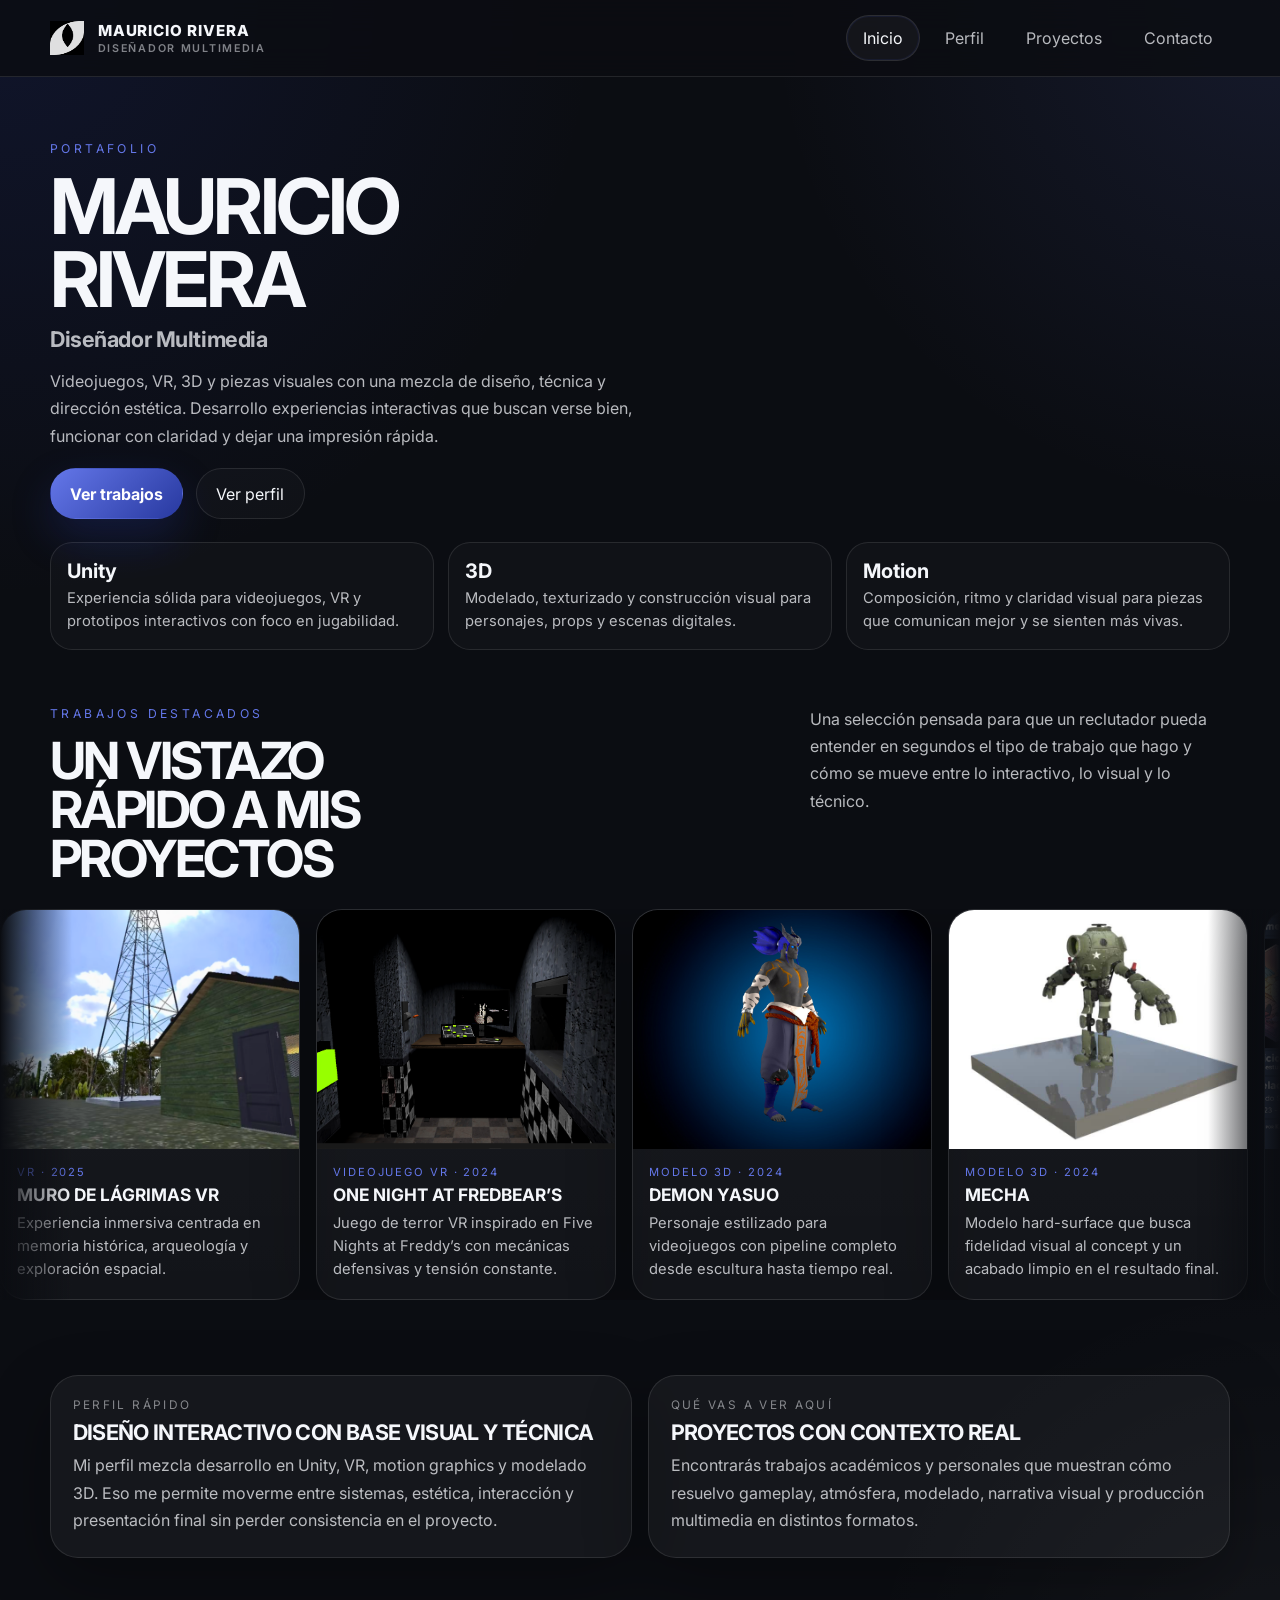
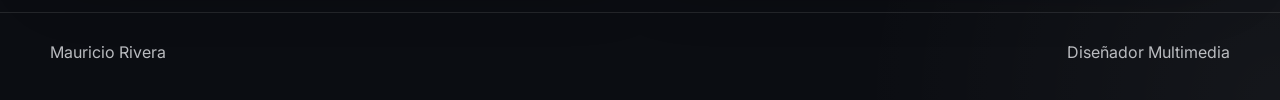
<file: index.html>
<!doctype html>
<html lang="es">
<head>
  <meta charset="UTF-8" />
  <meta name="viewport" content="width=device-width, initial-scale=1.0" />
  <title>Mauricio Rivera | Portafolio</title>
  <link rel="preconnect" href="https://fonts.googleapis.com">
  <link rel="preconnect" href="https://fonts.gstatic.com" crossorigin>
  <link href="https://fonts.googleapis.com/css2?family=Inter:wght@400;500;600;700;800;900&display=swap" rel="stylesheet">
  <link rel="stylesheet" href="styles.css" />
</head>
<body>
  <nav class="nav">
    <div class="container nav-inner">
      <a class="brand" href="index.html">
        <img src="assets/logo-mark.png" alt="Marca gráfica" />
        <div>
          <span>Mauricio Rivera</span>
          <small>Diseñador Multimedia</small>
        </div>
      </a>

      <div class="nav-links">
        <a data-link href="index.html">Inicio</a>
        <a data-link href="about.html">Perfil</a>
        <a data-link href="projects.html">Proyectos</a>
        <a data-link href="contact.html">Contacto</a>
      </div>
    </div>
  </nav>

  <header class="hero reveal hero-compact">
    <div class="container hero-stack hero-stack-refined">
      <div class="hero-copy hero-copy-refined">
        <div class="kicker">Portafolio</div>
        <h1 class="hero-title-refined">Mauricio Rivera</h1>
        <div class="hero-subtitle-refined">Diseñador Multimedia</div>
        <p>
          Videojuegos, VR, 3D y piezas visuales con una mezcla de diseño,
          técnica y dirección estética. Desarrollo experiencias interactivas
          que buscan verse bien, funcionar con claridad y dejar una impresión rápida.
        </p>

        <div class="actions hero-actions-refined">
          <a class="btn primary magnetic" href="projects.html">Ver trabajos</a>
          <a class="btn magnetic" href="about.html">Ver perfil</a>
        </div>
      </div>

      <div class="hero-info-grid hero-info-grid-refined">
        <div class="metric glass lift">
          <strong>Unity</strong>
          <span>
            Experiencia sólida para videojuegos, VR y prototipos interactivos con foco en jugabilidad.
          </span>
        </div>

        <div class="metric glass lift">
          <strong>3D</strong>
          <span>
            Modelado, texturizado y construcción visual para personajes, props y escenas digitales.
          </span>
        </div>

        <div class="metric glass lift">
          <strong>Motion</strong>
          <span>
            Composición, ritmo y claridad visual para piezas que comunican mejor y se sienten más vivas.
          </span>
        </div>
      </div>
    </div>
  </header>

  <section class="section reveal carousel-section">
    <div class="container">
      <div class="section-head section-head-tight">
        <div>
          <div class="kicker">Trabajos destacados</div>
          <h2>Un vistazo rápido a mis proyectos</h2>
        </div>
        <p>
          Una selección pensada para que un reclutador pueda entender en segundos
          el tipo de trabajo que hago y cómo se mueve entre lo interactivo,
          lo visual y lo técnico.
        </p>
      </div>
    </div>

    <div class="carousel-wrap">
      <div class="project-carousel" aria-label="Carrusel de proyectos">
        <div class="carousel-track">
          <a class="carousel-card" href="muro-de-lagrimas-vr.html">
            <img src="assets/muro-casa.png" alt="Muro de lágrimas VR" />
            <div class="carousel-copy">
              <span>VR · 2025</span>
              <strong>Muro de lágrimas VR</strong>
              <p>
                Experiencia inmersiva centrada en memoria histórica, arqueología y exploración espacial.
              </p>
            </div>
          </a>

          <a class="carousel-card" href="one-night-at-fredbears.html">
            <img src="assets/fredbears-main.png" alt="One Night at Fredbear’s" />
            <div class="carousel-copy">
              <span>Videojuego VR · 2024</span>
              <strong>One Night at Fredbear’s</strong>
              <p>
                Juego de terror VR inspirado en Five Nights at Freddy’s con mecánicas defensivas y tensión constante.
              </p>
            </div>
          </a>

          <a class="carousel-card" href="projects.html#demon-yasuo">
            <img src="assets/demon-yasuo-main.png" alt="Demon Yasuo" />
            <div class="carousel-copy">
              <span>Modelo 3D · 2024</span>
              <strong>Demon Yasuo</strong>
              <p>
                Personaje estilizado para videojuegos con pipeline completo desde escultura hasta tiempo real.
              </p>
            </div>
          </a>

          <a class="carousel-card" href="mecha.html">
            <img src="assets/mecha-main.png" alt="Mecha" />
            <div class="carousel-copy">
              <span>Modelo 3D · 2024</span>
              <strong>Mecha</strong>
              <p>
                Modelo hard-surface que busca fidelidad visual al concept y un acabado limpio en el resultado final.
              </p>
            </div>
          </a>

          <a class="carousel-card" href="projects.html#cozy-room">
            <img src="assets/cozy-room-main.png" alt="Cozy Isometric Room" />
            <div class="carousel-copy">
              <span>Escena 3D · 2024</span>
              <strong>Cozy Isometric Room</strong>
              <p>
                Espacio isométrico trabajado desde composición, props e iluminación ambiental.
              </p>
            </div>
          </a>

          <a class="carousel-card" href="projects.html#cortos-animados">
            <img src="assets/cortos-1.png" alt="Cortos Animados" />
            <div class="carousel-copy">
              <span>Motion Graphics · 2025</span>
              <strong>Cortos Animados</strong>
              <p>
                Serie de piezas en After Effects enfocadas en ritmo visual, claridad narrativa y composición.
              </p>
            </div>
          </a>

          <a class="carousel-card" href="projects.html#punteria">
            <img src="assets/punteria-main.png" alt="Puntería" />
            <div class="carousel-copy">
              <span>Videojuego · 2023</span>
              <strong>Puntería</strong>
              <p>
                Juego en Processing centrado en precisión, reacción y feedback visual directo.
              </p>
            </div>
          </a>

          <a class="carousel-card" href="muro-de-lagrimas-vr.html">
            <img src="assets/muro-casa.png" alt="Muro de lágrimas VR" />
            <div class="carousel-copy">
              <span>VR · 2025</span>
              <strong>Muro de lágrimas VR</strong>
              <p>
                Experiencia inmersiva centrada en memoria histórica, arqueología y exploración espacial.
              </p>
            </div>
          </a>

          <a class="carousel-card" href="one-night-at-fredbears.html">
            <img src="assets/fredbears-main.png" alt="One Night at Fredbear’s" />
            <div class="carousel-copy">
              <span>Videojuego VR · 2024</span>
              <strong>One Night at Fredbear’s</strong>
              <p>
                Juego de terror VR inspirado en Five Nights at Freddy’s con mecánicas defensivas y tensión constante.
              </p>
            </div>
          </a>

          <a class="carousel-card" href="projects.html#demon-yasuo">
            <img src="assets/demon-yasuo-main.png" alt="Demon Yasuo" />
            <div class="carousel-copy">
              <span>Modelo 3D · 2024</span>
              <strong>Demon Yasuo</strong>
              <p>
                Personaje estilizado para videojuegos con pipeline completo desde escultura hasta tiempo real.
              </p>
            </div>
          </a>

          <a class="carousel-card" href="mecha.html">
            <img src="assets/mecha-main.png" alt="Mecha" />
            <div class="carousel-copy">
              <span>Modelo 3D · 2024</span>
              <strong>Mecha</strong>
              <p>
                Modelo hard-surface que busca fidelidad visual al concept y un acabado limpio en el resultado final.
              </p>
            </div>
          </a>

          <a class="carousel-card" href="projects.html#cozy-room">
            <img src="assets/cozy-room-main.png" alt="Cozy Isometric Room" />
            <div class="carousel-copy">
              <span>Escena 3D · 2024</span>
              <strong>Cozy Isometric Room</strong>
              <p>
                Espacio isométrico trabajado desde composición, props e iluminación ambiental.
              </p>
            </div>
          </a>

          <a class="carousel-card" href="projects.html#cortos-animados">
            <img src="assets/cortos-1.png" alt="Cortos Animados" />
            <div class="carousel-copy">
              <span>Motion Graphics · 2025</span>
              <strong>Cortos Animados</strong>
              <p>
                Serie de piezas en After Effects enfocadas en ritmo visual, claridad narrativa y composición.
              </p>
            </div>
          </a>

          <a class="carousel-card" href="projects.html#punteria">
            <img src="assets/punteria-main.png" alt="Puntería" />
            <div class="carousel-copy">
              <span>Videojuego · 2023</span>
              <strong>Puntería</strong>
              <p>
                Juego en Processing centrado en precisión, reacción y feedback visual directo.
              </p>
            </div>
          </a>
        </div>
      </div>
    </div>
  </section>

  <section class="section reveal">
    <div class="container intro-grid">
      <div class="panel glass intro-panel">
        <div class="meta">Perfil rápido</div>
        <h3>Diseño interactivo con base visual y técnica</h3>
        <p>
          Mi perfil mezcla desarrollo en Unity, VR, motion graphics y modelado 3D.
          Eso me permite moverme entre sistemas, estética, interacción y presentación final
          sin perder consistencia en el proyecto.
        </p>
      </div>

      <div class="panel glass intro-panel">
        <div class="meta">Qué vas a ver aquí</div>
        <h3>Proyectos con contexto real</h3>
        <p>
          Encontrarás trabajos académicos y personales que muestran cómo resuelvo gameplay,
          atmósfera, modelado, narrativa visual y producción multimedia en distintos formatos.
        </p>
      </div>
    </div>
  </section>

  <footer class="footer">
    <div class="container">
      <span>Mauricio Rivera</span>
      <span>Diseñador Multimedia</span>
    </div>
  </footer>

  <script src="script.js"></script>
</body>
</html>
</file>
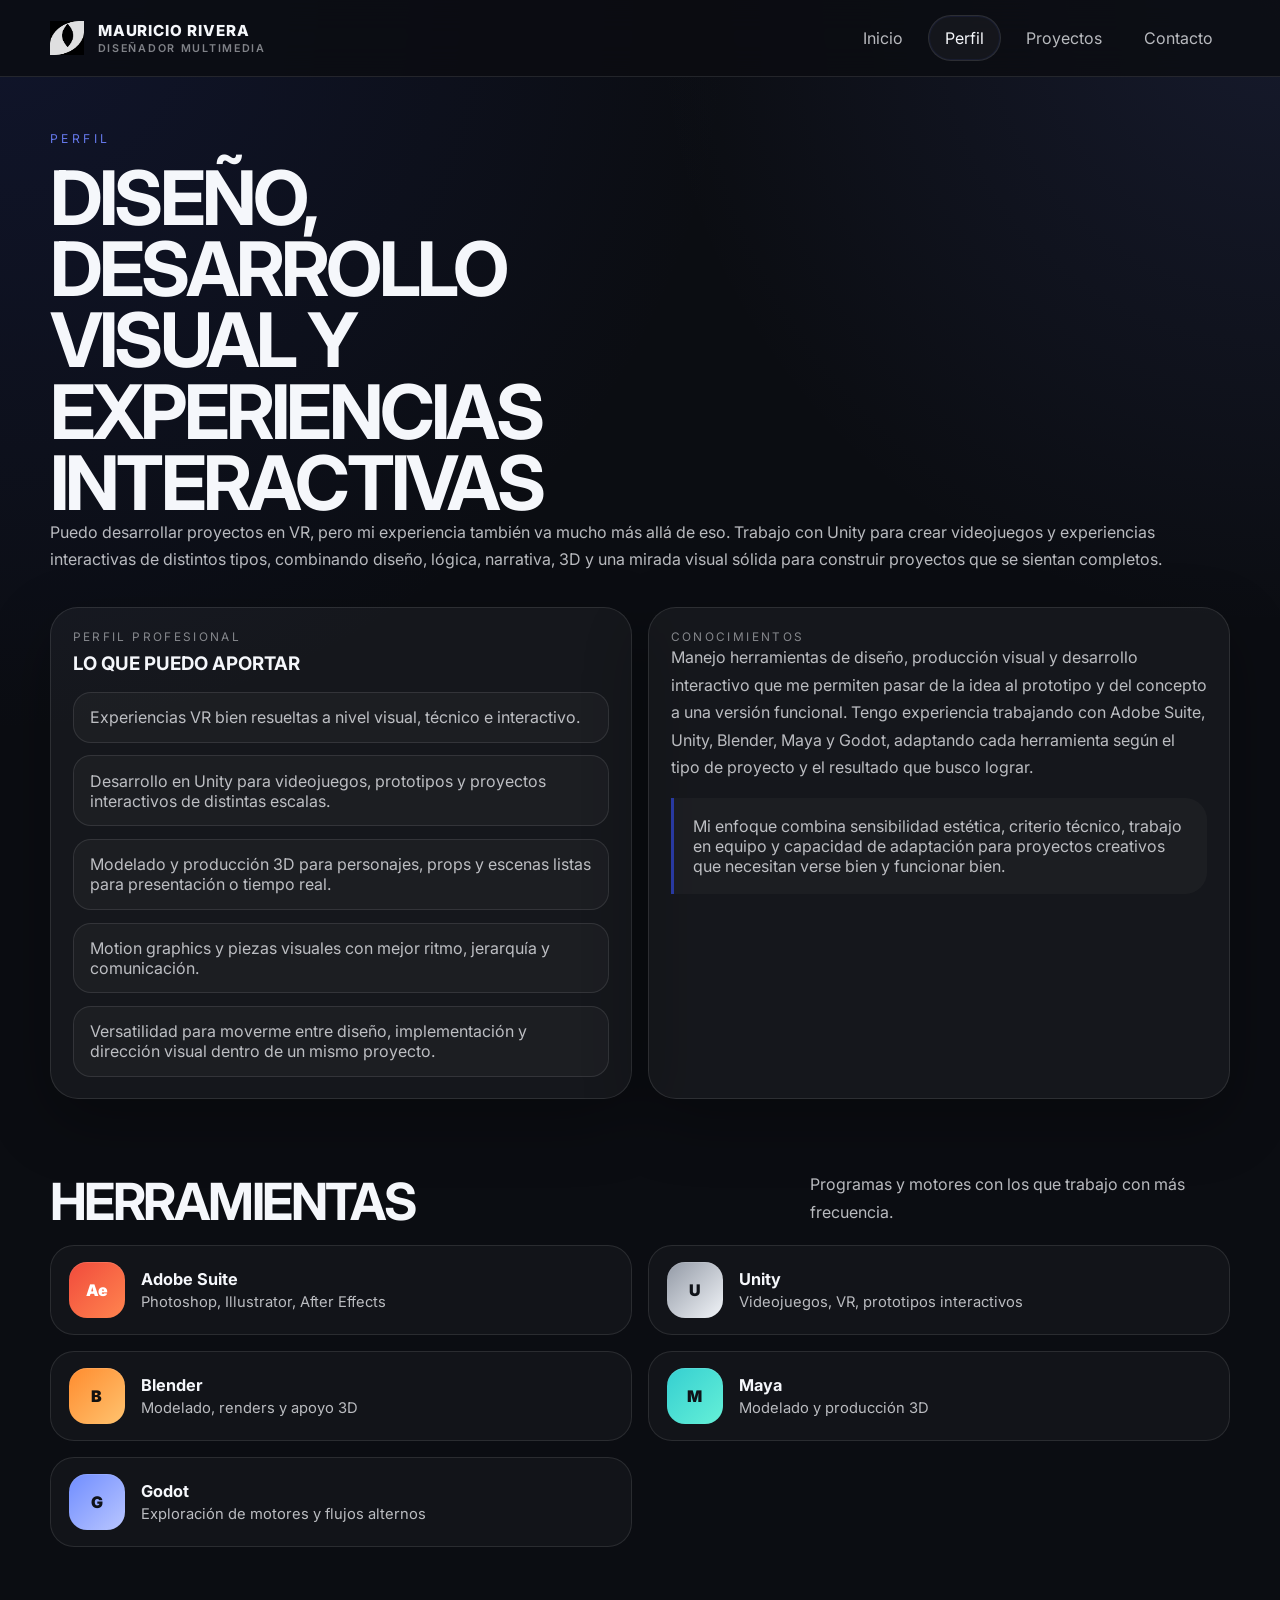
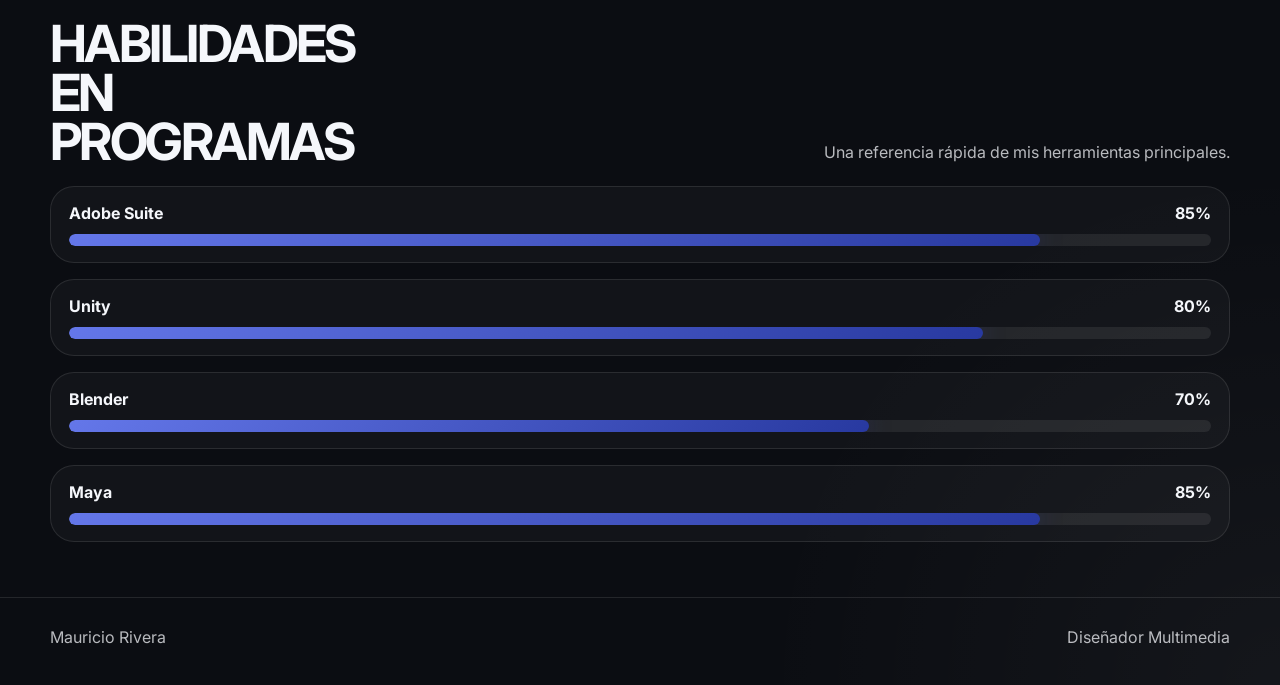
<file: about.html>
<!doctype html>
<html lang="es">
<head>
  <meta charset="UTF-8" />
  <meta name="viewport" content="width=device-width, initial-scale=1.0" />
  <title>Perfil | Mauricio Rivera</title>
  <link rel="preconnect" href="https://fonts.googleapis.com">
  <link rel="preconnect" href="https://fonts.gstatic.com" crossorigin>
  <link href="https://fonts.googleapis.com/css2?family=Inter:wght@400;500;600;700;800;900&display=swap" rel="stylesheet">
  <link rel="stylesheet" href="styles.css" />
</head>
<body>
<nav class="nav">
  <div class="container nav-inner">
    <a class="brand" href="index.html">
      <img src="assets/logo-mark.png" alt="Marca gráfica" />
      <div>
        <span>Mauricio Rivera</span>
        <small>Diseñador Multimedia</small>
      </div>
    </a>
    <div class="nav-links">
      <a data-link href="index.html">Inicio</a>
      <a data-link href="about.html">Perfil</a>
      <a data-link href="projects.html">Proyectos</a>
      <a data-link href="contact.html">Contacto</a>
    </div>
  </div>
</nav>

<header class="page-head reveal">
  <div class="container">
    <div class="kicker">Perfil</div>
    <h1>Diseño, desarrollo visual y experiencias interactivas</h1>
    <p>Puedo desarrollar proyectos en VR, pero mi experiencia también va mucho más allá de eso. Trabajo con Unity para crear videojuegos y experiencias interactivas de distintos tipos, combinando diseño, lógica, narrativa, 3D y una mirada visual sólida para construir proyectos que se sientan completos.</p>
  </div>
</header>

<section class="section reveal">
  <div class="container grid-2">
    <div class="panel glass">
      <div class="meta">Perfil profesional</div>
      <h3 style="margin:.5rem 0 1rem; text-transform:uppercase;">Lo que puedo aportar</h3>
      <div class="checklist">
        <div>Experiencias VR bien resueltas a nivel visual, técnico e interactivo.</div>
        <div>Desarrollo en Unity para videojuegos, prototipos y proyectos interactivos de distintas escalas.</div>
        <div>Modelado y producción 3D para personajes, props y escenas listas para presentación o tiempo real.</div>
        <div>Motion graphics y piezas visuales con mejor ritmo, jerarquía y comunicación.</div>
        <div>Versatilidad para moverme entre diseño, implementación y dirección visual dentro de un mismo proyecto.</div>
      </div>
    </div>
    <div class="panel glass">
      <div class="meta">Conocimientos</div>
      <p>Manejo herramientas de diseño, producción visual y desarrollo interactivo que me permiten pasar de la idea al prototipo y del concepto a una versión funcional. Tengo experiencia trabajando con Adobe Suite, Unity, Blender, Maya y Godot, adaptando cada herramienta según el tipo de proyecto y el resultado que busco lograr.</p>
      <div class="note-box" style="margin-top:1rem;">Mi enfoque combina sensibilidad estética, criterio técnico, trabajo en equipo y capacidad de adaptación para proyectos creativos que necesitan verse bien y funcionar bien.</div>
    </div>
  </div>
</section>

<section class="section reveal">
  <div class="container">
    <div class="section-head">
      <h2>Herramientas</h2>
      <p>Programas y motores con los que trabajo con más frecuencia.</p>
    </div>
    <div class="tools-grid">
      <div class="tool-card lift"><div class="tool-logo adobe">Ae</div><div><strong>Adobe Suite</strong><span>Photoshop, Illustrator, After Effects</span></div></div>
      <div class="tool-card lift"><div class="tool-logo unity">U</div><div><strong>Unity</strong><span>Videojuegos, VR, prototipos interactivos</span></div></div>
      <div class="tool-card lift"><div class="tool-logo blender">B</div><div><strong>Blender</strong><span>Modelado, renders y apoyo 3D</span></div></div>
      <div class="tool-card lift"><div class="tool-logo maya">M</div><div><strong>Maya</strong><span>Modelado y producción 3D</span></div></div>
      <div class="tool-card lift"><div class="tool-logo godot">G</div><div><strong>Godot</strong><span>Exploración de motores y flujos alternos</span></div></div>
    </div>
  </div>
</section>

<section class="section reveal">
  <div class="container">
    <div class="section-head">
      <h2>Habilidades en programas</h2>
      <p>Una referencia rápida de mis herramientas principales.</p>
    </div>
    <div class="skills-list">
      <div class="skill-row"><div class="skill-top"><span>Adobe Suite</span><strong>85%</strong></div><div class="skill-bar"><span style="width:85%"></span></div></div>
      <div class="skill-row"><div class="skill-top"><span>Unity</span><strong>80%</strong></div><div class="skill-bar"><span style="width:80%"></span></div></div>
      <div class="skill-row"><div class="skill-top"><span>Blender</span><strong>70%</strong></div><div class="skill-bar"><span style="width:70%"></span></div></div>
      <div class="skill-row"><div class="skill-top"><span>Maya</span><strong>85%</strong></div><div class="skill-bar"><span style="width:85%"></span></div></div>
    </div>
  </div>
</section>

<footer class="footer"><div class="container"><span>Mauricio Rivera</span><span>Diseñador Multimedia</span></div></footer>
<script src="script.js"></script>
</body>
</html>
</file>
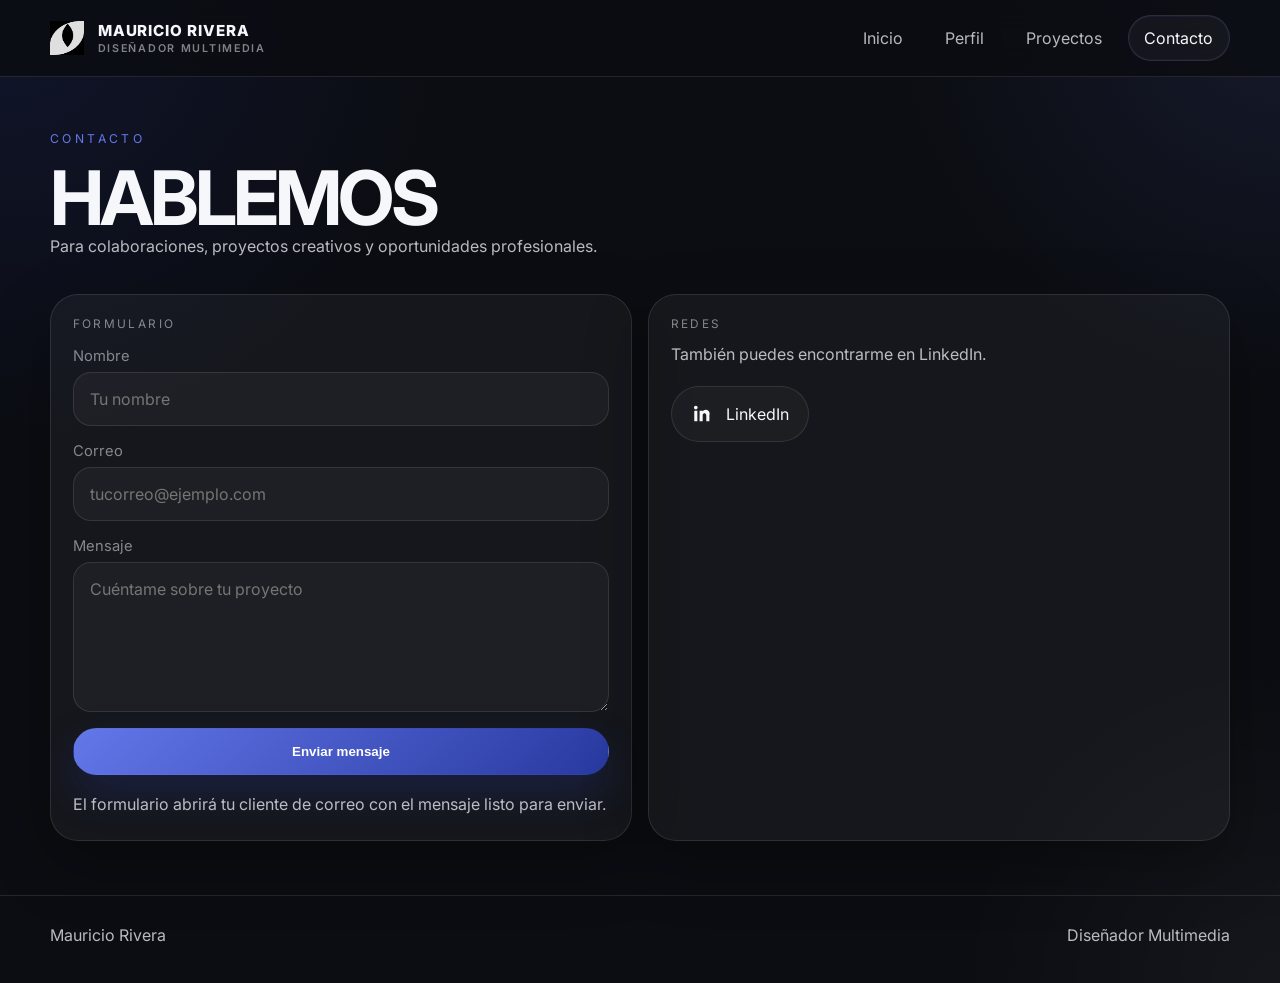
<file: contact.html>
<!doctype html>
<html lang="es">
<head>
  <meta charset="UTF-8" />
  <meta name="viewport" content="width=device-width, initial-scale=1.0" />
  <title>Contacto | Mauricio Rivera</title>
  <link rel="preconnect" href="https://fonts.googleapis.com">
  <link rel="preconnect" href="https://fonts.gstatic.com" crossorigin>
  <link href="https://fonts.googleapis.com/css2?family=Inter:wght@400;500;600;700;800;900&display=swap" rel="stylesheet">
  <link rel="stylesheet" href="styles.css" />
</head>
<body>
<nav class="nav">
  <div class="container nav-inner">
    <a class="brand" href="index.html">
      <img src="assets/logo-mark.png" alt="Marca gráfica" />
      <div>
        <span>Mauricio Rivera</span>
        <small>Diseñador Multimedia</small>
      </div>
    </a>
    <div class="nav-links">
      <a data-link href="index.html">Inicio</a>
      <a data-link href="about.html">Perfil</a>
      <a data-link href="projects.html">Proyectos</a>
      <a data-link href="contact.html">Contacto</a>
    </div>
  </div>
</nav>

<header class="page-head reveal">
  <div class="container">
    <div class="kicker">Contacto</div>
    <h1>Hablemos</h1>
    <p>Para colaboraciones, proyectos creativos y oportunidades profesionales.</p>
  </div>
</header>

<section class="section reveal">
  <div class="container grid-2">
    <div class="panel glass">
      <div class="meta">Formulario</div>
      <form id="contactForm" class="contact-form">
        <label>
          <span>Nombre</span>
          <input type="text" name="name" required placeholder="Tu nombre" />
        </label>
        <label>
          <span>Correo</span>
          <input type="email" name="email" required placeholder="tucorreo@ejemplo.com" />
        </label>
        <label>
          <span>Mensaje</span>
          <textarea name="message" required placeholder="Cuéntame sobre tu proyecto"></textarea>
        </label>
        <button class="btn primary magnetic" type="submit">Enviar mensaje</button>
        <p class="form-note">El formulario abrirá tu cliente de correo con el mensaje listo para enviar.</p>
      </form>
    </div>
    <div class="panel glass">
      <div class="meta">Redes</div>
      <p style="margin-top:.65rem;">También puedes encontrarme en LinkedIn.</p>
      <div class="social-wrap">
        <a class="linkedin-link lift" href="https://www.linkedin.com/in/mauriciorivera04" target="_blank" rel="noreferrer" aria-label="LinkedIn">
          <svg viewBox="0 0 24 24" aria-hidden="true"><path d="M6.94 8.5H3.56V20h3.38V8.5ZM5.25 3A2.01 2.01 0 0 0 3.2 5.03c0 1.1.88 2.03 2 2.03h.02c1.14 0 2.04-.93 2.04-2.03A2 2 0 0 0 5.25 3ZM20.44 12.46c0-3.46-1.85-5.07-4.31-5.07-1.99 0-2.88 1.1-3.37 1.87V8.5H9.38c.04.5 0 11.5 0 11.5h3.38v-6.42c0-.34.02-.68.12-.92.27-.68.88-1.39 1.91-1.39 1.35 0 1.89 1.03 1.89 2.54V20h3.38v-7.54Z"/></svg>
          <span>LinkedIn</span>
        </a>
      </div>
    </div>
  </div>
</section>

<footer class="footer"><div class="container"><span>Mauricio Rivera</span><span>Diseñador Multimedia</span></div></footer>
<script src="script.js"></script>
</body>
</html>
</file>
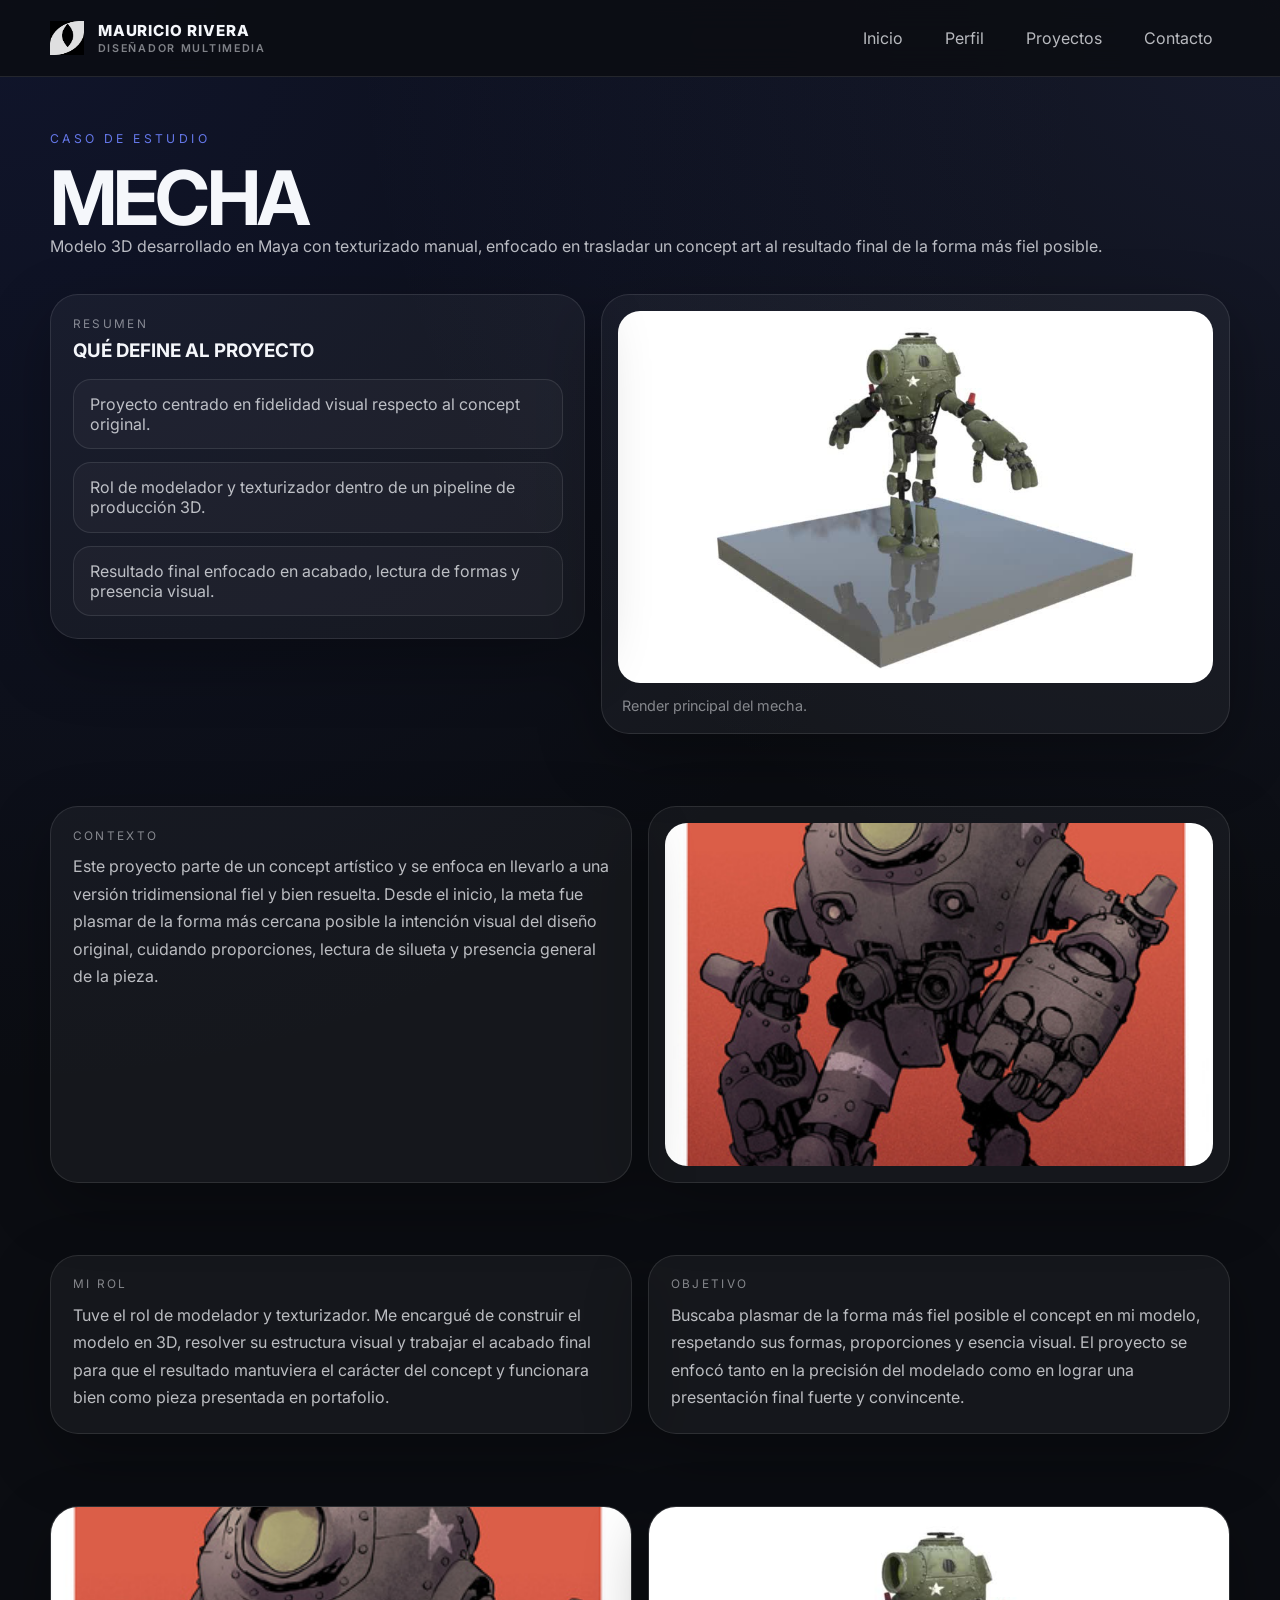
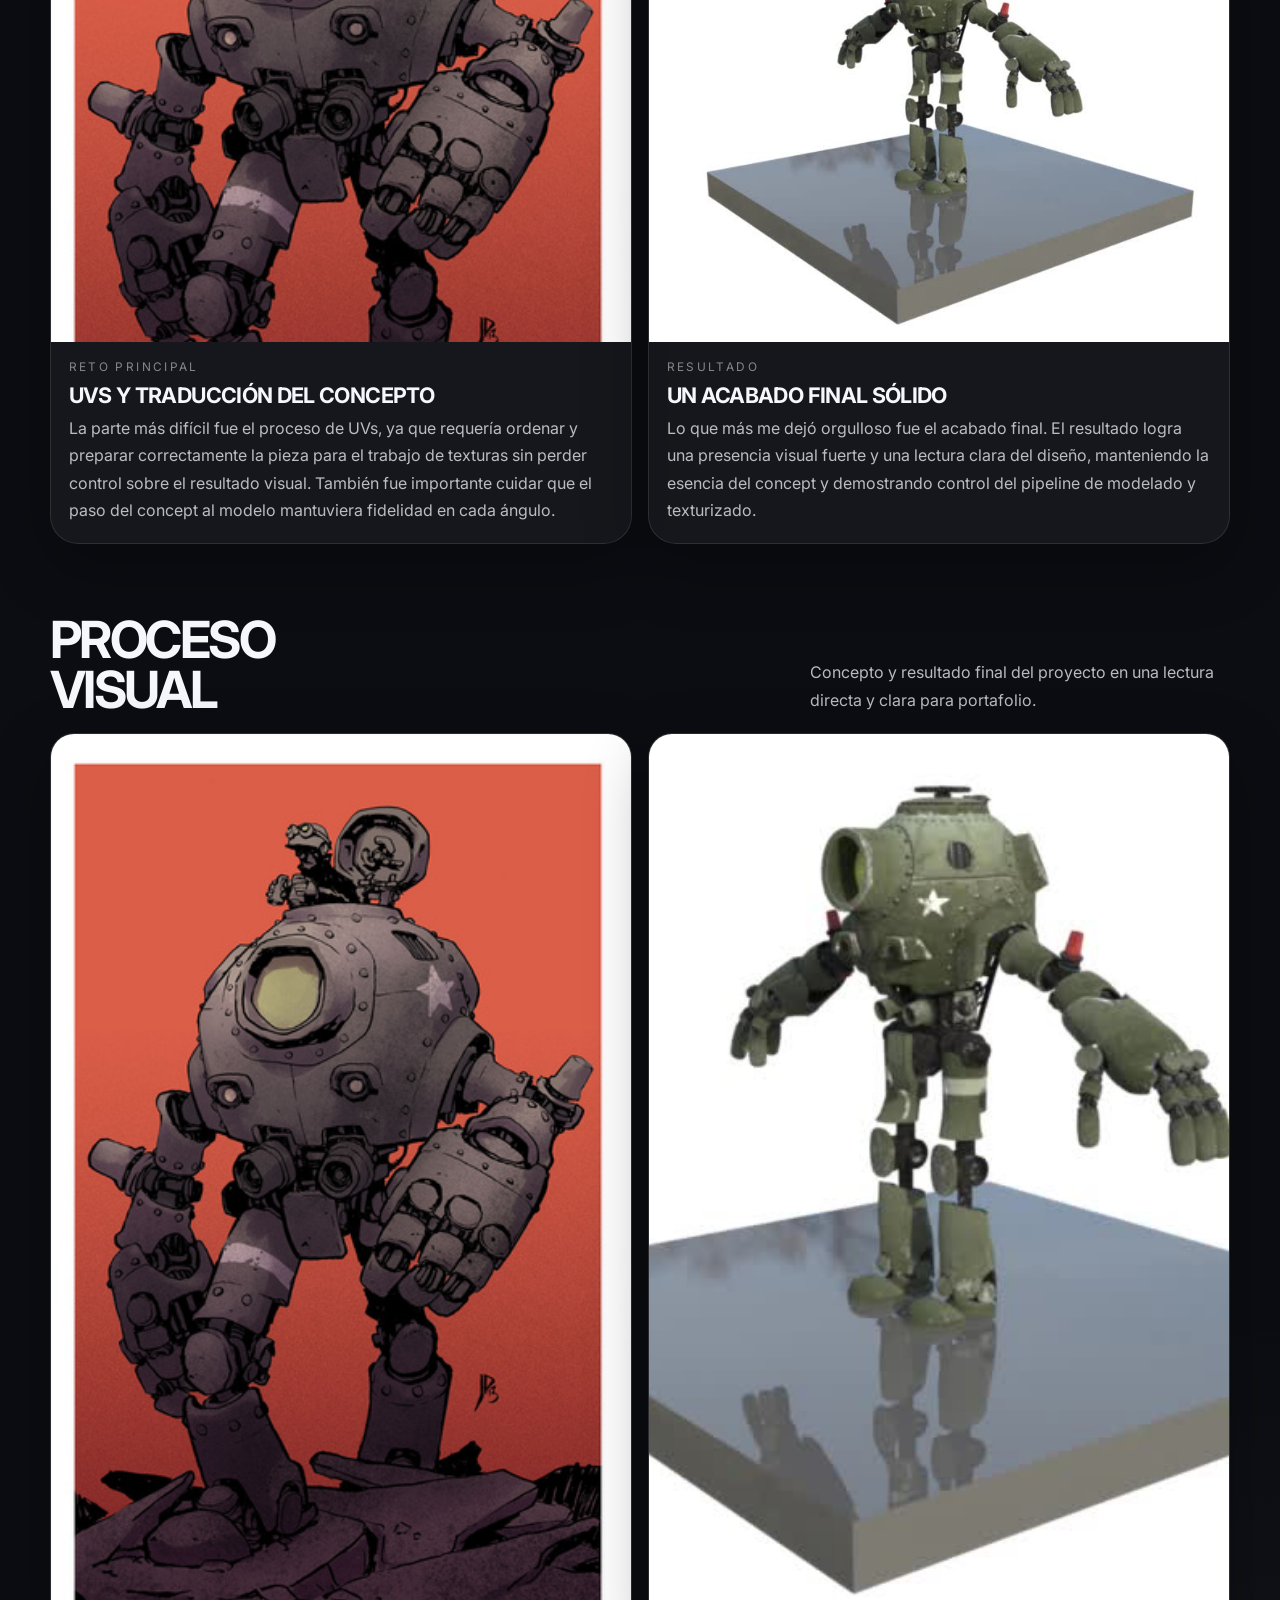
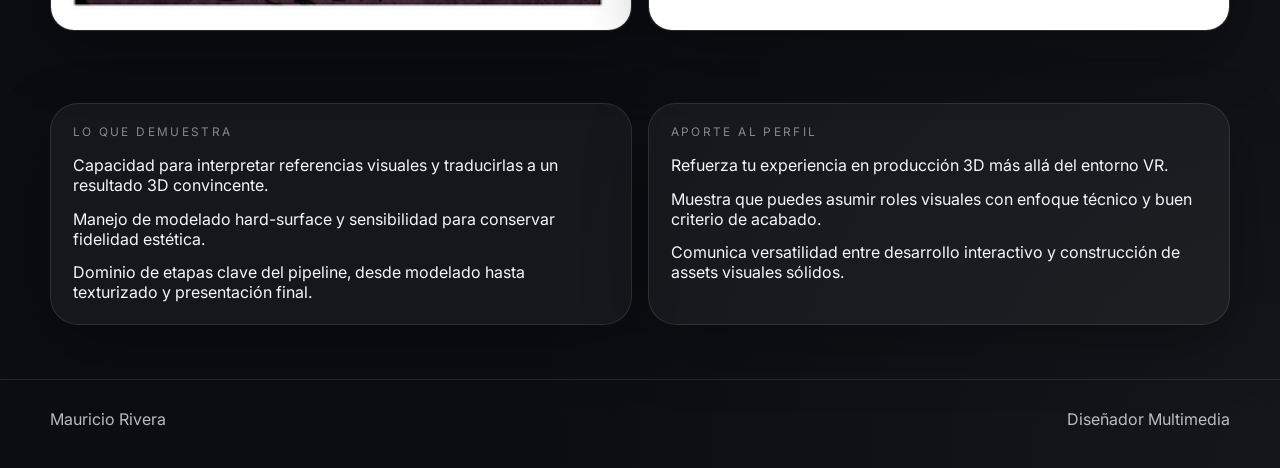
<file: mecha.html>
<!doctype html>
<html lang="es">
<head>
  <meta charset="UTF-8" />
  <meta name="viewport" content="width=device-width, initial-scale=1.0" />
  <title>Mecha | Mauricio Rivera</title>
  <link rel="preconnect" href="https://fonts.googleapis.com">
  <link rel="preconnect" href="https://fonts.gstatic.com" crossorigin>
  <link href="https://fonts.googleapis.com/css2?family=Inter:wght@400;500;600;700;800;900&display=swap" rel="stylesheet">
  <link rel="stylesheet" href="styles.css" />
</head>
<body>
<nav class="nav">
  <div class="container nav-inner">
    <a class="brand" href="index.html">
      <img src="assets/logo-mark.png" alt="Marca gráfica" />
      <div>
        <span>Mauricio Rivera</span>
        <small>Diseñador Multimedia</small>
      </div>
    </a>
    <div class="nav-links">
      <a data-link href="index.html">Inicio</a>
      <a data-link href="about.html">Perfil</a>
      <a data-link href="projects.html">Proyectos</a>
      <a data-link href="contact.html">Contacto</a>
    </div>
  </div>
</nav>
<header class="page-head reveal">
  <div class="container">
    <div class="kicker">Caso de estudio</div>
    <h1>Mecha</h1>
    <p>Modelo 3D desarrollado en Maya con texturizado manual, enfocado en trasladar un concept art al resultado final de la forma más fiel posible.</p>
  </div>
</header>

<section class="section reveal">
  <div class="container page-grid">
    <div class="panel sticky glass">
      <div class="meta">Resumen</div>
      <h3 style="margin:.5rem 0 .9rem; text-transform:uppercase;">Qué define al proyecto</h3>
      <div class="checklist">
        <div>Proyecto centrado en fidelidad visual respecto al concept original.</div>
        <div>Rol de modelador y texturizador dentro de un pipeline de producción 3D.</div>
        <div>Resultado final enfocado en acabado, lectura de formas y presencia visual.</div>
      </div>
    </div>
    <div class="card project-banner tilt-card">
      <img src="assets/mecha-main.png" alt="Modelo 3D Mecha" />
      <div class="caption">Render principal del mecha.</div>
    </div>
  </div>
</section>

<section class="section reveal">
  <div class="container grid-2">
    <div class="panel glass">
      <div class="meta">Contexto</div>
      <p style="margin-top:.65rem;">Este proyecto parte de un concept artístico y se enfoca en llevarlo a una versión tridimensional fiel y bien resuelta. Desde el inicio, la meta fue plasmar de la forma más cercana posible la intención visual del diseño original, cuidando proporciones, lectura de silueta y presencia general de la pieza.</p>
    </div>
    <div class="card project-banner tilt-card">
      <img src="assets/mecha-concept.png" alt="Concept art del mecha" />
    </div>
  </div>
</section>

<section class="section reveal">
  <div class="container grid-2">
    <div class="panel glass">
      <div class="meta">Mi rol</div>
      <p style="margin-top:.65rem;">Tuve el rol de modelador y texturizador. Me encargué de construir el modelo en 3D, resolver su estructura visual y trabajar el acabado final para que el resultado mantuviera el carácter del concept y funcionara bien como pieza presentada en portafolio.</p>
    </div>
    <div class="panel glass">
      <div class="meta">Objetivo</div>
      <p style="margin-top:.65rem;">Buscaba plasmar de la forma más fiel posible el concept en mi modelo, respetando sus formas, proporciones y esencia visual. El proyecto se enfocó tanto en la precisión del modelado como en lograr una presentación final fuerte y convincente.</p>
    </div>
  </div>
</section>

<section class="section reveal">
  <div class="container grid-2">
    <article class="card project-card tilt-card">
      <img src="assets/mecha-concept.png" alt="Concepto del mecha" />
      <div class="copy"><div class="meta">Reto principal</div><h3>UVs y traducción del concepto</h3><p>La parte más difícil fue el proceso de UVs, ya que requería ordenar y preparar correctamente la pieza para el trabajo de texturas sin perder control sobre el resultado visual. También fue importante cuidar que el paso del concept al modelo mantuviera fidelidad en cada ángulo.</p></div>
    </article>
    <article class="card project-card tilt-card">
      <img src="assets/mecha-main.png" alt="Render del mecha" />
      <div class="copy"><div class="meta">Resultado</div><h3>Un acabado final sólido</h3><p>Lo que más me dejó orgulloso fue el acabado final. El resultado logra una presencia visual fuerte y una lectura clara del diseño, manteniendo la esencia del concept y demostrando control del pipeline de modelado y texturizado.</p></div>
    </article>
  </div>
</section>

<section class="section reveal">
  <div class="container">
    <div class="section-head">
      <h2>Proceso visual</h2>
      <p>Concepto y resultado final del proyecto en una lectura directa y clara para portafolio.</p>
    </div>
    <div class="gallery-2">
      <img src="assets/mecha-concept.png" alt="Concepto del mecha" />
      <img src="assets/mecha-main.png" alt="Modelo final del mecha" />
    </div>
  </div>
</section>

<section class="section reveal">
  <div class="container grid-2">
    <div class="panel glass">
      <div class="meta">Lo que demuestra</div>
      <div class="bullet-list" style="margin-top:1rem; display:grid; gap:.85rem;">
        <div>Capacidad para interpretar referencias visuales y traducirlas a un resultado 3D convincente.</div>
        <div>Manejo de modelado hard-surface y sensibilidad para conservar fidelidad estética.</div>
        <div>Dominio de etapas clave del pipeline, desde modelado hasta texturizado y presentación final.</div>
      </div>
    </div>
    <div class="panel glass">
      <div class="meta">Aporte al perfil</div>
      <div class="bullet-list" style="margin-top:1rem; display:grid; gap:.85rem;">
        <div>Refuerza tu experiencia en producción 3D más allá del entorno VR.</div>
        <div>Muestra que puedes asumir roles visuales con enfoque técnico y buen criterio de acabado.</div>
        <div>Comunica versatilidad entre desarrollo interactivo y construcción de assets visuales sólidos.</div>
      </div>
    </div>
  </div>
</section>

<footer class="footer"><div class="container"><span>Mauricio Rivera</span><span>Diseñador Multimedia</span></div></footer>
<script src="script.js"></script>
</body>
</html>
</file>
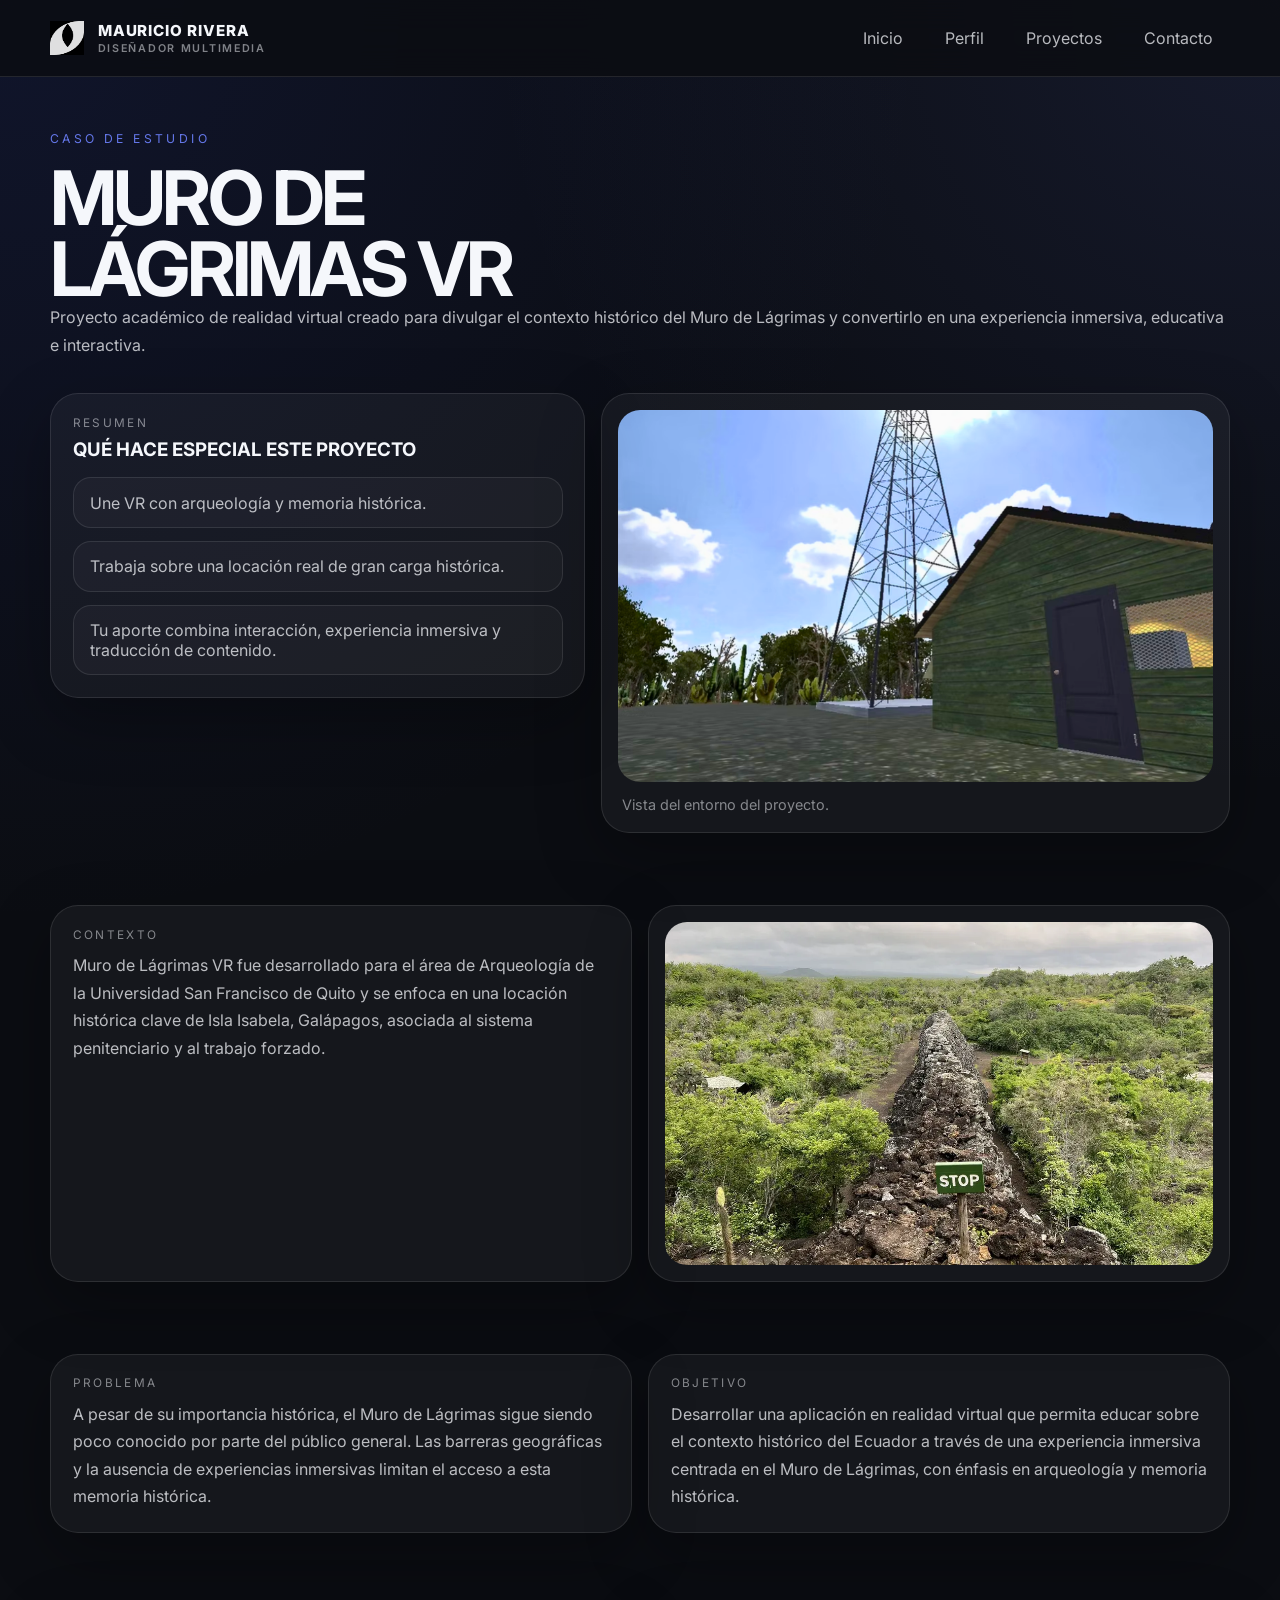
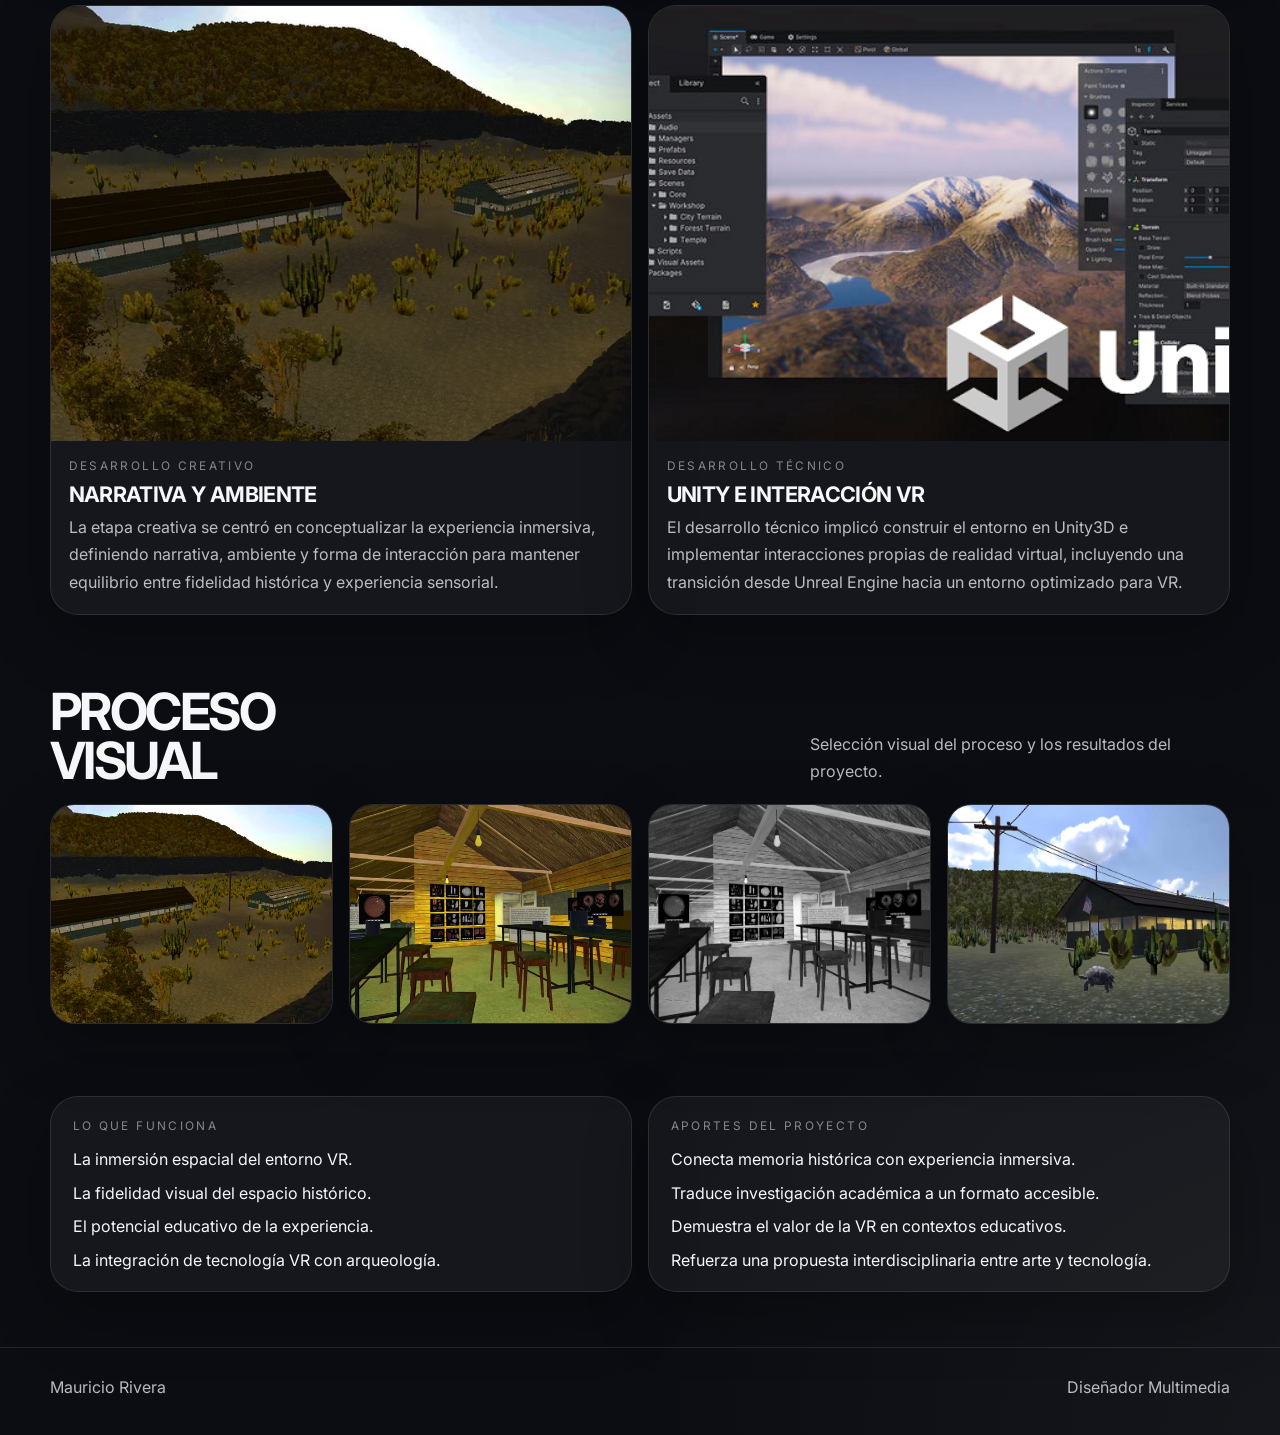
<file: muro-de-lagrimas-vr.html>
<!doctype html>
<html lang="es">
<head>
  <meta charset="UTF-8" />
  <meta name="viewport" content="width=device-width, initial-scale=1.0" />
  <title>Muro de lágrimas VR | Mauricio Rivera</title>
  <link rel="preconnect" href="https://fonts.googleapis.com">
  <link rel="preconnect" href="https://fonts.gstatic.com" crossorigin>
  <link href="https://fonts.googleapis.com/css2?family=Inter:wght@400;500;600;700;800;900&display=swap" rel="stylesheet">
  <link rel="stylesheet" href="styles.css" />
</head>
<body>
<nav class="nav">
  <div class="container nav-inner">
    <a class="brand" href="index.html">
      <img src="assets/logo-mark.png" alt="Marca gráfica" />
      <div>
        <span>Mauricio Rivera</span>
        <small>Diseñador Multimedia</small>
      </div>
    </a>
    <div class="nav-links">
      <a data-link href="index.html">Inicio</a>
      <a data-link href="about.html">Perfil</a>
      <a data-link href="projects.html">Proyectos</a>
      <a data-link href="contact.html">Contacto</a>
    </div>
  </div>
</nav>

<header class="page-head">
  <div class="container">
    <div class="kicker">Caso de estudio</div>
    <h1>Muro de lágrimas VR</h1>
    <p>Proyecto académico de realidad virtual creado para divulgar el contexto histórico del Muro de Lágrimas y convertirlo en una experiencia inmersiva, educativa e interactiva.</p>
  </div>
</header>

<section class="section">
  <div class="container page-grid">
    <div class="panel sticky">
      <div class="meta">Resumen</div>
      <h3 style="margin:.5rem 0 .9rem; text-transform:uppercase;">Qué hace especial este proyecto</h3>
      <div class="checklist">
        <div>Une VR con arqueología y memoria histórica.</div>
        <div>Trabaja sobre una locación real de gran carga histórica.</div>
        <div>Tu aporte combina interacción, experiencia inmersiva y traducción de contenido.</div>
      </div>
    </div>
    <div class="card project-banner">
      <img src="assets/muro-casa.png" alt="Entorno del proyecto Muro de lágrimas VR" />
      <div class="caption">Vista del entorno del proyecto.</div>
    </div>
  </div>
</section>

<section class="section">
  <div class="container grid-2">
    <div class="panel">
      <div class="meta">Contexto</div>
      <p style="margin-top:.65rem;">Muro de Lágrimas VR fue desarrollado para el área de Arqueología de la Universidad San Francisco de Quito y se enfoca en una locación histórica clave de Isla Isabela, Galápagos, asociada al sistema penitenciario y al trabajo forzado.</p>
    </div>
    <div class="card project-banner">
      <img src="assets/muro-contexto.png" alt="Fotografía del Muro de lágrimas" />
    </div>
  </div>
</section>

<section class="section">
  <div class="container grid-2">
    <div class="panel">
      <div class="meta">Problema</div>
      <p style="margin-top:.65rem;">A pesar de su importancia histórica, el Muro de Lágrimas sigue siendo poco conocido por parte del público general. Las barreras geográficas y la ausencia de experiencias inmersivas limitan el acceso a esta memoria histórica.</p>
    </div>
    <div class="panel">
      <div class="meta">Objetivo</div>
      <p style="margin-top:.65rem;">Desarrollar una aplicación en realidad virtual que permita educar sobre el contexto histórico del Ecuador a través de una experiencia inmersiva centrada en el Muro de Lágrimas, con énfasis en arqueología y memoria histórica.</p>
    </div>
  </div>
</section>

<section class="section">
  <div class="container grid-2">
    <article class="card project-card">
      <img src="assets/muro-creativo.png" alt="Desarrollo creativo" />
      <div class="copy"><div class="meta">Desarrollo creativo</div><h3>Narrativa y ambiente</h3><p>La etapa creativa se centró en conceptualizar la experiencia inmersiva, definiendo narrativa, ambiente y forma de interacción para mantener equilibrio entre fidelidad histórica y experiencia sensorial.</p></div>
    </article>
    <article class="card project-card">
      <img src="assets/muro-tecnico.png" alt="Desarrollo técnico" />
      <div class="copy"><div class="meta">Desarrollo técnico</div><h3>Unity e interacción VR</h3><p>El desarrollo técnico implicó construir el entorno en Unity3D e implementar interacciones propias de realidad virtual, incluyendo una transición desde Unreal Engine hacia un entorno optimizado para VR.</p></div>
    </article>
  </div>
</section>

<section class="section">
  <div class="container">
    <div class="section-head">
      <h2>Proceso visual</h2>
      <p>Selección visual del proceso y los resultados del proyecto.</p>
    </div>
    <div class="gallery-4">
      <img src="assets/muro-entorno.png" alt="Entorno del proyecto" />
      <img src="assets/muro-paisaje.png" alt="Paisaje del proyecto" />
      <img src="assets/muro-proceso.png" alt="Proceso del proyecto" />
      <img src="assets/muro-resultado.png" alt="Resultado final del proyecto" />
    </div>
  </div>
</section>

<section class="section">
  <div class="container grid-2">
    <div class="panel">
      <div class="meta">Lo que funciona</div>
      <div class="bullet-list" style="margin-top:1rem; display:grid; gap:.85rem;">
        <div>La inmersión espacial del entorno VR.</div>
        <div>La fidelidad visual del espacio histórico.</div>
        <div>El potencial educativo de la experiencia.</div>
        <div>La integración de tecnología VR con arqueología.</div>
      </div>
    </div>
    <div class="panel">
      <div class="meta">Aportes del proyecto</div>
      <div class="bullet-list" style="margin-top:1rem; display:grid; gap:.85rem;">
        <div>Conecta memoria histórica con experiencia inmersiva.</div>
        <div>Traduce investigación académica a un formato accesible.</div>
        <div>Demuestra el valor de la VR en contextos educativos.</div>
        <div>Refuerza una propuesta interdisciplinaria entre arte y tecnología.</div>
      </div>
    </div>
  </div>
</section>

<footer class="footer"><div class="container"><span>Mauricio Rivera</span><span>Diseñador Multimedia</span></div></footer>
<script src="script.js"></script>
</body>
</html>
</file>
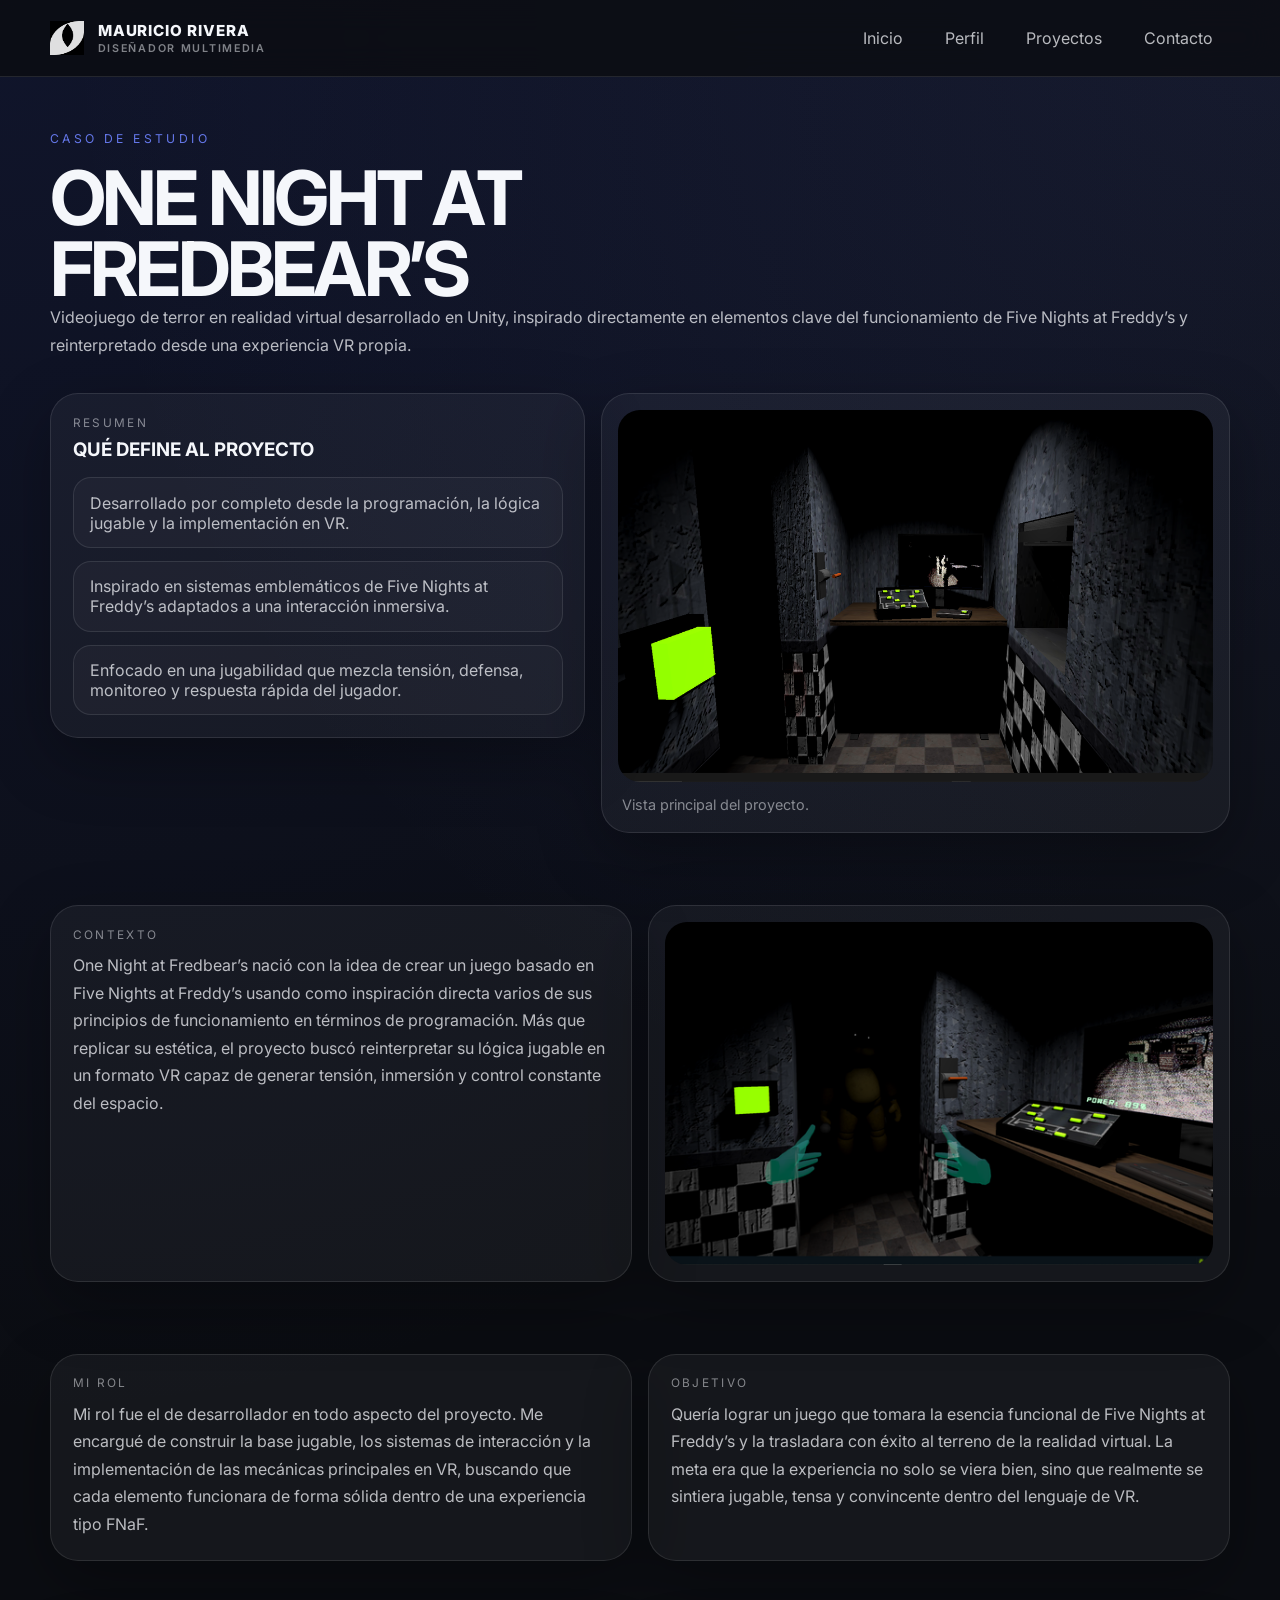
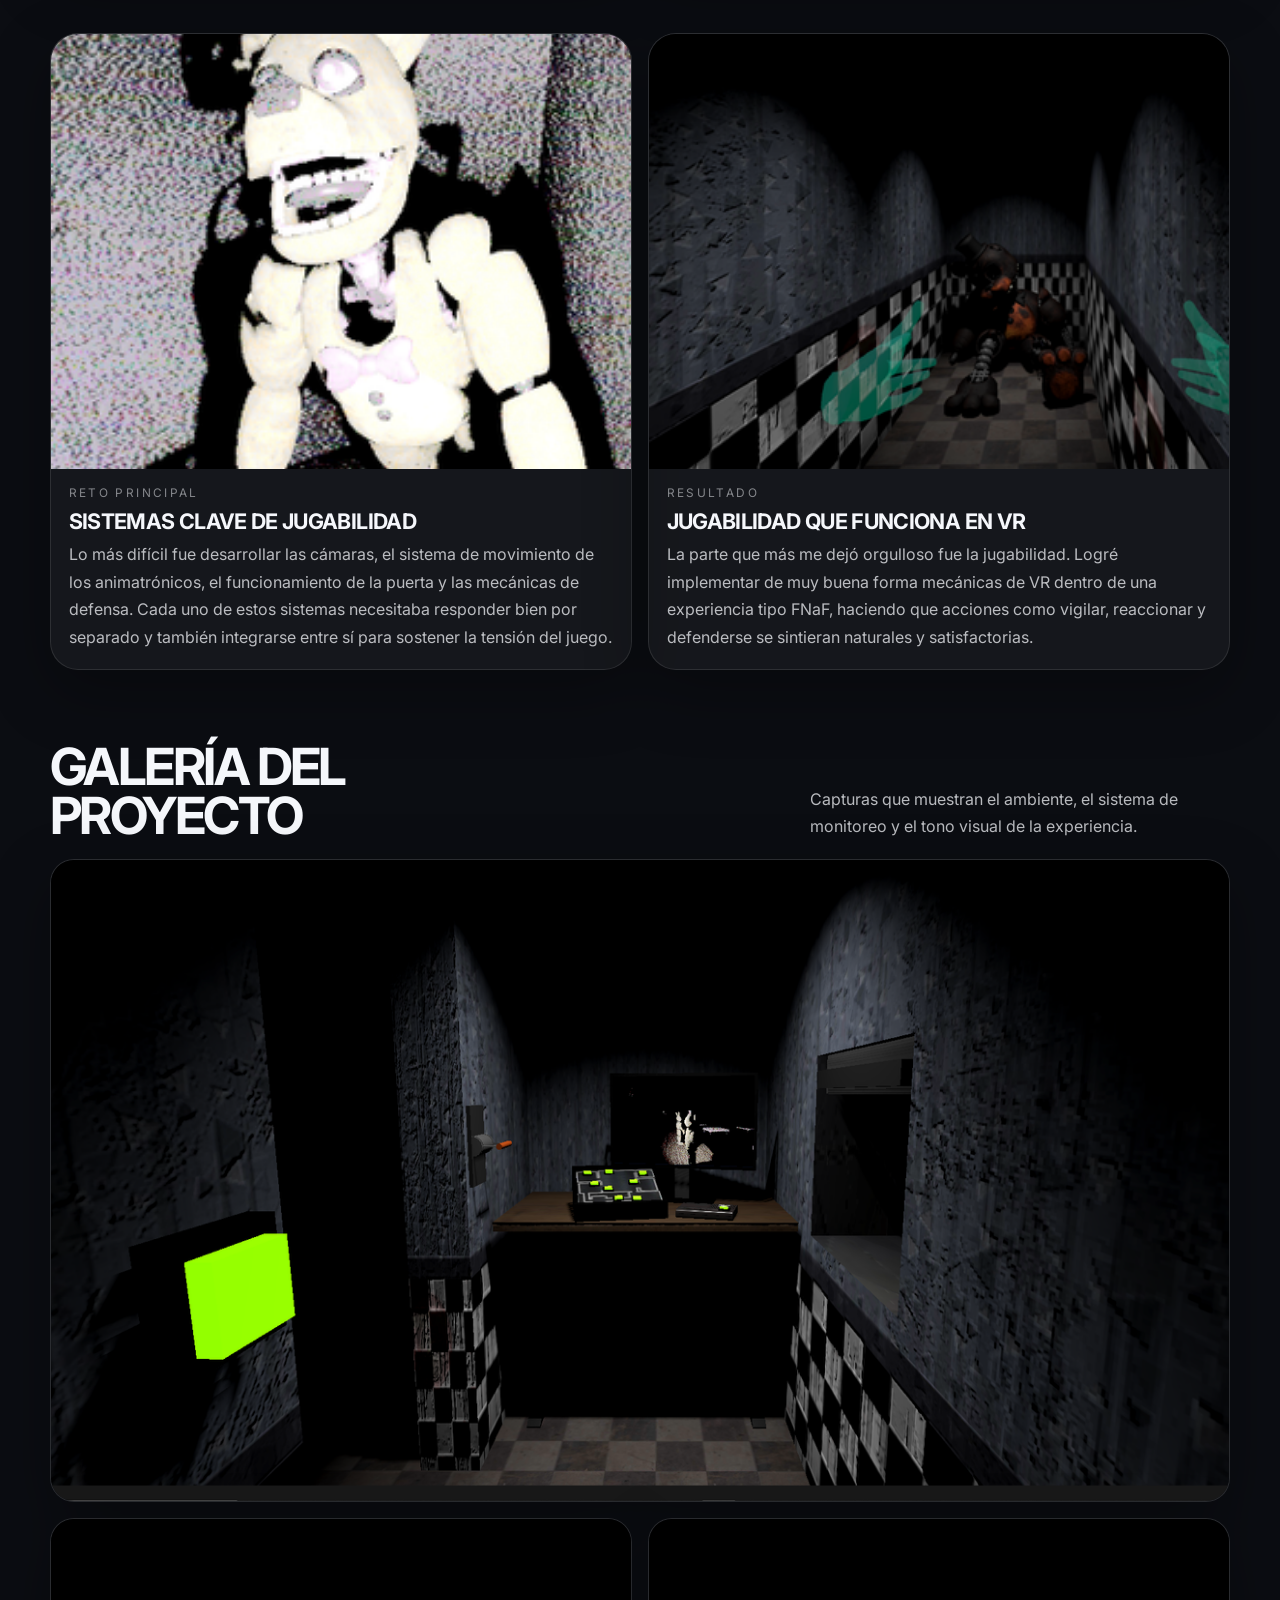
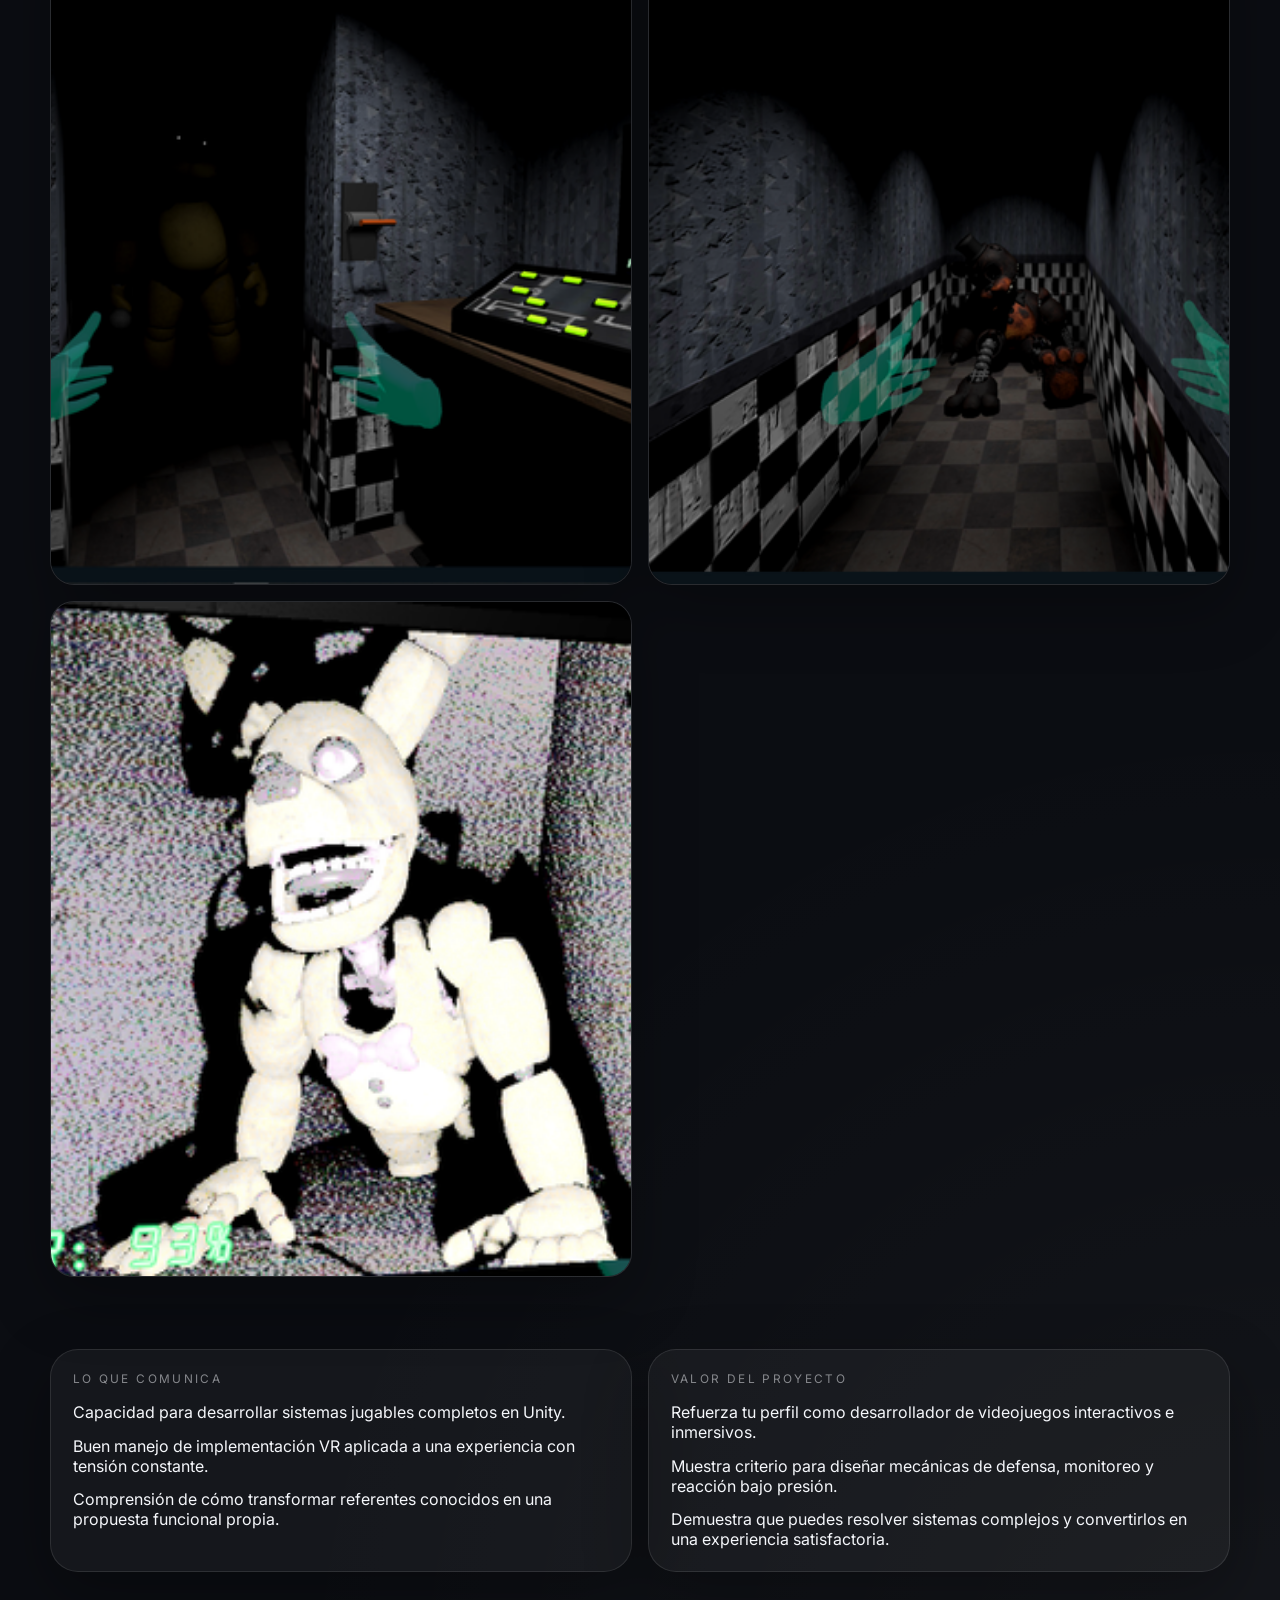
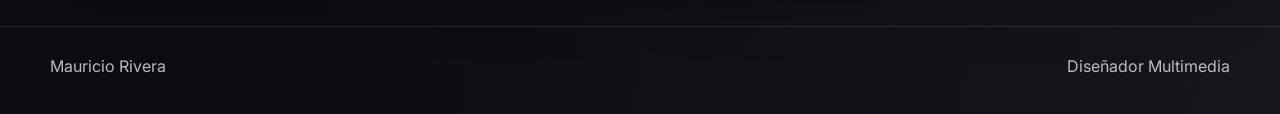
<file: one-night-at-fredbears.html>
<!doctype html>
<html lang="es">
<head>
  <meta charset="UTF-8" />
  <meta name="viewport" content="width=device-width, initial-scale=1.0" />
  <title>One Night at Fredbear’s | Mauricio Rivera</title>
  <link rel="preconnect" href="https://fonts.googleapis.com">
  <link rel="preconnect" href="https://fonts.gstatic.com" crossorigin>
  <link href="https://fonts.googleapis.com/css2?family=Inter:wght@400;500;600;700;800;900&display=swap" rel="stylesheet">
  <link rel="stylesheet" href="styles.css" />
</head>
<body>
<nav class="nav">
  <div class="container nav-inner">
    <a class="brand" href="index.html">
      <img src="assets/logo-mark.png" alt="Marca gráfica" />
      <div>
        <span>Mauricio Rivera</span>
        <small>Diseñador Multimedia</small>
      </div>
    </a>
    <div class="nav-links">
      <a data-link href="index.html">Inicio</a>
      <a data-link href="about.html">Perfil</a>
      <a data-link href="projects.html">Proyectos</a>
      <a data-link href="contact.html">Contacto</a>
    </div>
  </div>
</nav>
<header class="page-head reveal">
  <div class="container">
    <div class="kicker">Caso de estudio</div>
    <h1>One Night at Fredbear’s</h1>
    <p>Videojuego de terror en realidad virtual desarrollado en Unity, inspirado directamente en elementos clave del funcionamiento de Five Nights at Freddy’s y reinterpretado desde una experiencia VR propia.</p>
  </div>
</header>

<section class="section reveal">
  <div class="container page-grid">
    <div class="panel sticky glass">
      <div class="meta">Resumen</div>
      <h3 style="margin:.5rem 0 .9rem; text-transform:uppercase;">Qué define al proyecto</h3>
      <div class="checklist">
        <div>Desarrollado por completo desde la programación, la lógica jugable y la implementación en VR.</div>
        <div>Inspirado en sistemas emblemáticos de Five Nights at Freddy’s adaptados a una interacción inmersiva.</div>
        <div>Enfocado en una jugabilidad que mezcla tensión, defensa, monitoreo y respuesta rápida del jugador.</div>
      </div>
    </div>
    <div class="card project-banner tilt-card">
      <img src="assets/fredbears-main.png" alt="One Night at Fredbear's en VR" />
      <div class="caption">Vista principal del proyecto.</div>
    </div>
  </div>
</section>

<section class="section reveal">
  <div class="container grid-2">
    <div class="panel glass">
      <div class="meta">Contexto</div>
      <p style="margin-top:.65rem;">One Night at Fredbear’s nació con la idea de crear un juego basado en Five Nights at Freddy’s usando como inspiración directa varios de sus principios de funcionamiento en términos de programación. Más que replicar su estética, el proyecto buscó reinterpretar su lógica jugable en un formato VR capaz de generar tensión, inmersión y control constante del espacio.</p>
    </div>
    <div class="card project-banner tilt-card">
      <img src="assets/fredbears-desk.png" alt="Escenario interior de One Night at Fredbear's" />
    </div>
  </div>
</section>

<section class="section reveal">
  <div class="container grid-2">
    <div class="panel glass">
      <div class="meta">Mi rol</div>
      <p style="margin-top:.65rem;">Mi rol fue el de desarrollador en todo aspecto del proyecto. Me encargué de construir la base jugable, los sistemas de interacción y la implementación de las mecánicas principales en VR, buscando que cada elemento funcionara de forma sólida dentro de una experiencia tipo FNaF.</p>
    </div>
    <div class="panel glass">
      <div class="meta">Objetivo</div>
      <p style="margin-top:.65rem;">Quería lograr un juego que tomara la esencia funcional de Five Nights at Freddy’s y la trasladara con éxito al terreno de la realidad virtual. La meta era que la experiencia no solo se viera bien, sino que realmente se sintiera jugable, tensa y convincente dentro del lenguaje de VR.</p>
    </div>
  </div>
</section>

<section class="section reveal">
  <div class="container grid-2">
    <article class="card project-card tilt-card">
      <img src="assets/fredbears-cam.png" alt="Sistema de cámaras de One Night at Fredbear's" />
      <div class="copy"><div class="meta">Reto principal</div><h3>Sistemas clave de jugabilidad</h3><p>Lo más difícil fue desarrollar las cámaras, el sistema de movimiento de los animatrónicos, el funcionamiento de la puerta y las mecánicas de defensa. Cada uno de estos sistemas necesitaba responder bien por separado y también integrarse entre sí para sostener la tensión del juego.</p></div>
    </article>
    <article class="card project-card tilt-card">
      <img src="assets/fredbears-hall.png" alt="Pasillo de One Night at Fredbear's" />
      <div class="copy"><div class="meta">Resultado</div><h3>Jugabilidad que funciona en VR</h3><p>La parte que más me dejó orgulloso fue la jugabilidad. Logré implementar de muy buena forma mecánicas de VR dentro de una experiencia tipo FNaF, haciendo que acciones como vigilar, reaccionar y defenderse se sintieran naturales y satisfactorias.</p></div>
    </article>
  </div>
</section>

<section class="section reveal">
  <div class="container">
    <div class="section-head">
      <h2>Galería del proyecto</h2>
      <p>Capturas que muestran el ambiente, el sistema de monitoreo y el tono visual de la experiencia.</p>
    </div>
    <div class="gallery-3">
      <img src="assets/fredbears-main.png" alt="Vista principal de Fredbear's" />
      <img src="assets/fredbears-desk.png" alt="Escritorio de Fredbear's" />
      <img src="assets/fredbears-hall.png" alt="Pasillo de Fredbear's" />
      <img src="assets/fredbears-cam.png" alt="Vista de cámara de Fredbear's" />
    </div>
  </div>
</section>

<section class="section reveal">
  <div class="container grid-2">
    <div class="panel glass">
      <div class="meta">Lo que comunica</div>
      <div class="bullet-list" style="margin-top:1rem; display:grid; gap:.85rem;">
        <div>Capacidad para desarrollar sistemas jugables completos en Unity.</div>
        <div>Buen manejo de implementación VR aplicada a una experiencia con tensión constante.</div>
        <div>Comprensión de cómo transformar referentes conocidos en una propuesta funcional propia.</div>
      </div>
    </div>
    <div class="panel glass">
      <div class="meta">Valor del proyecto</div>
      <div class="bullet-list" style="margin-top:1rem; display:grid; gap:.85rem;">
        <div>Refuerza tu perfil como desarrollador de videojuegos interactivos e inmersivos.</div>
        <div>Muestra criterio para diseñar mecánicas de defensa, monitoreo y reacción bajo presión.</div>
        <div>Demuestra que puedes resolver sistemas complejos y convertirlos en una experiencia satisfactoria.</div>
      </div>
    </div>
  </div>
</section>

<footer class="footer"><div class="container"><span>Mauricio Rivera</span><span>Diseñador Multimedia</span></div></footer>
<script src="script.js"></script>
</body>
</html>
</file>
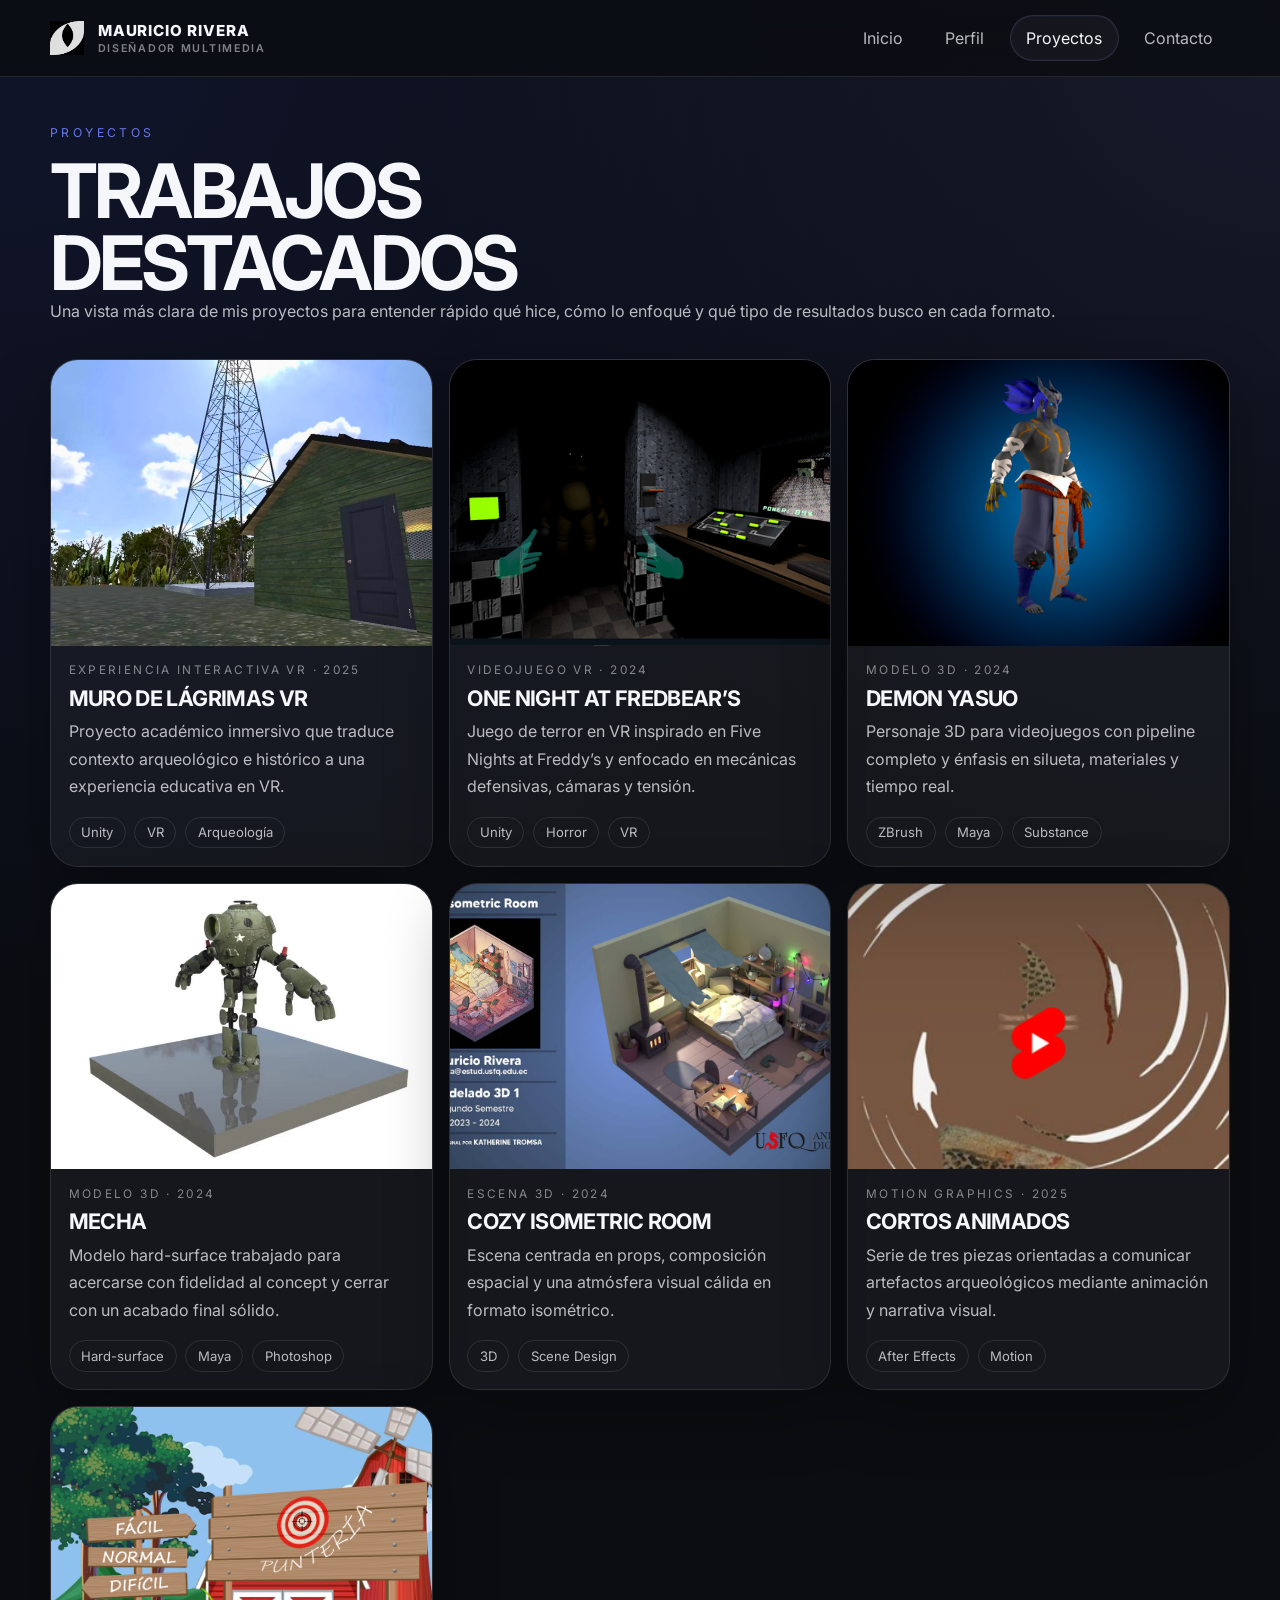
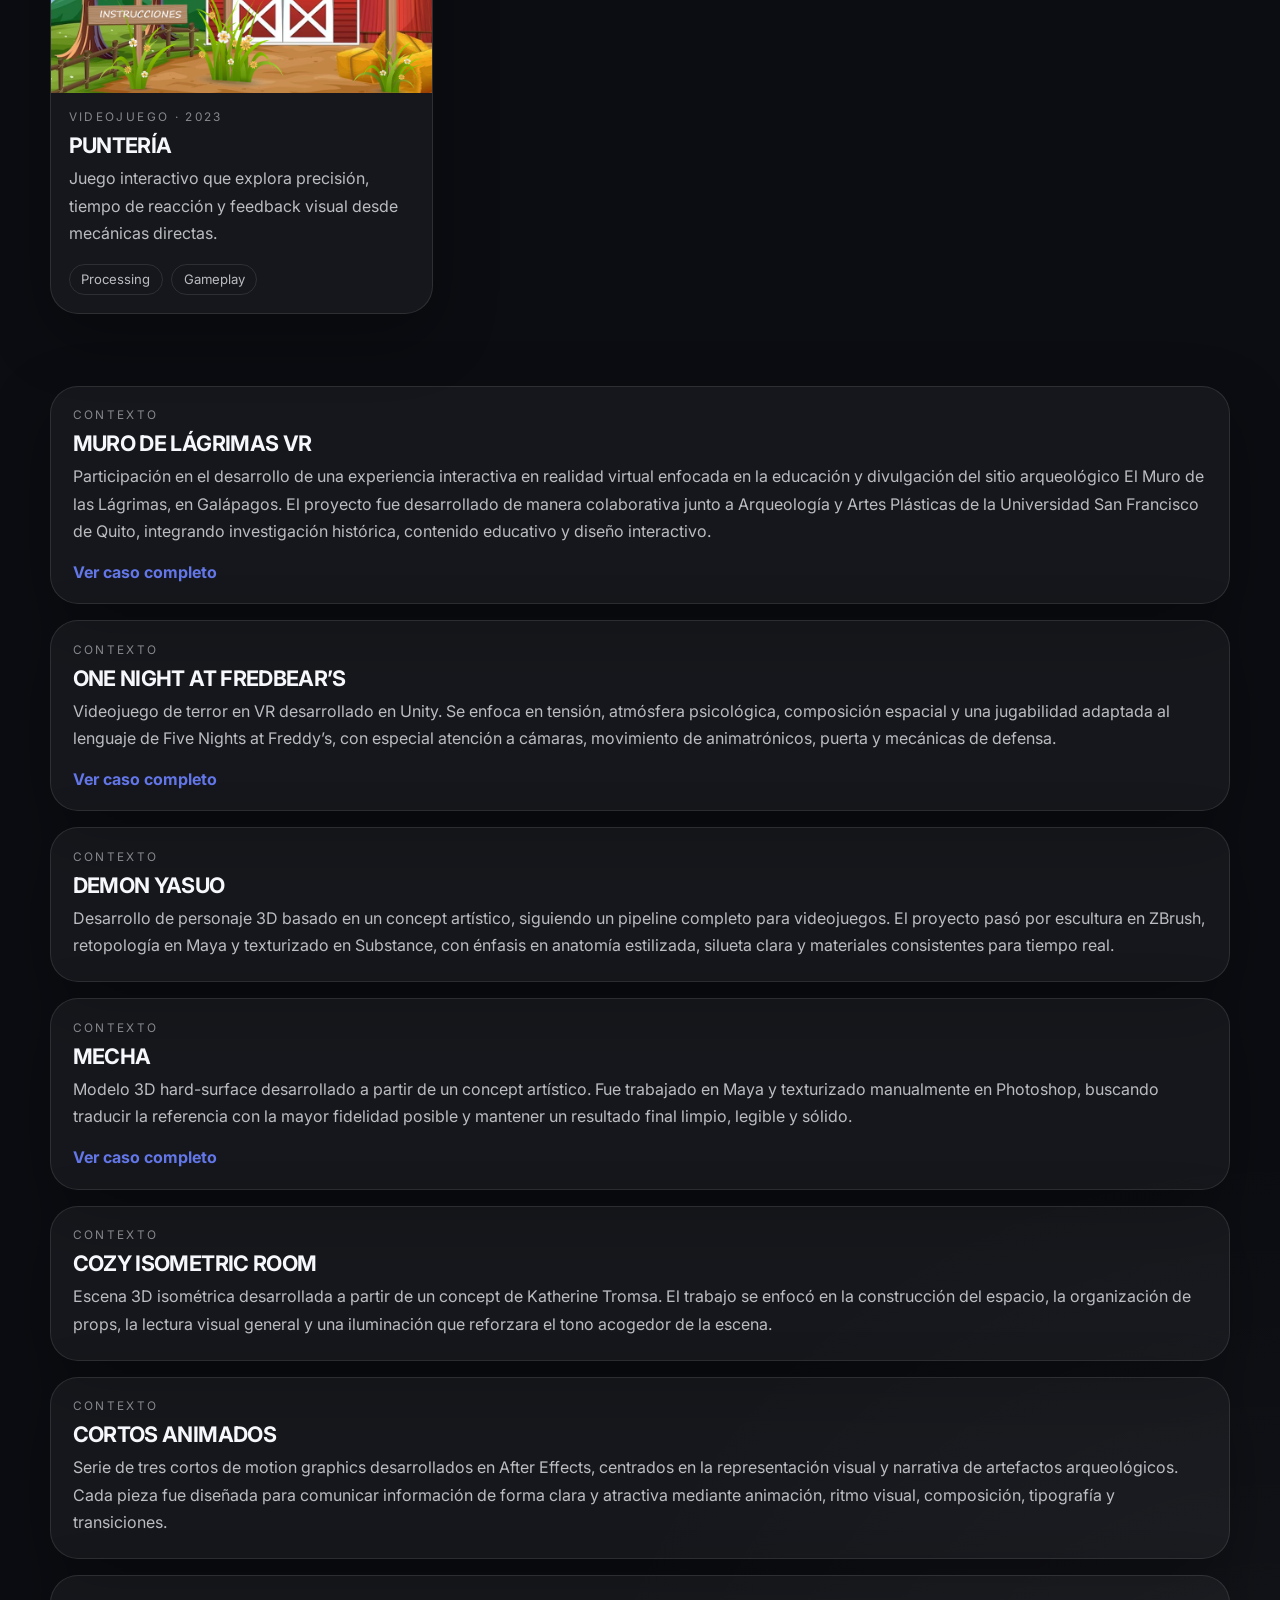
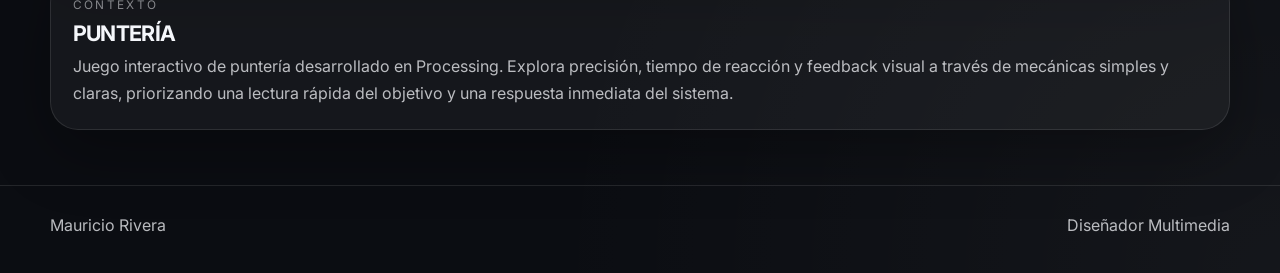
<file: projects.html>
<!doctype html>
<html lang="es">
<head>
  <meta charset="UTF-8" />
  <meta name="viewport" content="width=device-width, initial-scale=1.0" />
  <title>Proyectos | Mauricio Rivera</title>
  <link rel="preconnect" href="https://fonts.googleapis.com">
  <link rel="preconnect" href="https://fonts.gstatic.com" crossorigin>
  <link href="https://fonts.googleapis.com/css2?family=Inter:wght@400;500;600;700;800;900&display=swap" rel="stylesheet">
  <link rel="stylesheet" href="styles.css" />
</head>
<body>
<nav class="nav">
  <div class="container nav-inner">
    <a class="brand" href="index.html">
      <img src="assets/logo-mark.png" alt="Marca gráfica" />
      <div>
        <span>Mauricio Rivera</span>
        <small>Diseñador Multimedia</small>
      </div>
    </a>
    <div class="nav-links">
      <a data-link href="index.html">Inicio</a>
      <a data-link href="about.html">Perfil</a>
      <a data-link href="projects.html">Proyectos</a>
      <a data-link href="contact.html">Contacto</a>
    </div>
  </div>
</nav>

<header class="page-head reveal page-head-compact">
  <div class="container">
    <div class="kicker">Proyectos</div>
    <h1>Trabajos destacados</h1>
    <p>Una vista más clara de mis proyectos para entender rápido qué hice, cómo lo enfoqué y qué tipo de resultados busco en cada formato.</p>
  </div>
</header>

<section class="section reveal">
  <div class="container grid-3 project-overview-grid">
    <a id="muro" class="card project-card card-link tilt-card" href="muro-de-lagrimas-vr.html">
      <img src="assets/muro-casa.png" alt="Muro de lágrimas VR" />
      <div class="copy"><div class="meta">Experiencia interactiva VR · 2025</div><h3>Muro de lágrimas VR</h3><p>Proyecto académico inmersivo que traduce contexto arqueológico e histórico a una experiencia educativa en VR.</p><div class="tags"><span class="tag">Unity</span><span class="tag">VR</span><span class="tag">Arqueología</span></div></div>
    </a>
    <a id="fredbears" class="card project-card card-link tilt-card" href="one-night-at-fredbears.html">
      <img src="assets/fredbears-desk.png" alt="One Night at Fredbear's" />
      <div class="copy"><div class="meta">Videojuego VR · 2024</div><h3>One Night at Fredbear’s</h3><p>Juego de terror en VR inspirado en Five Nights at Freddy’s y enfocado en mecánicas defensivas, cámaras y tensión.</p><div class="tags"><span class="tag">Unity</span><span class="tag">Horror</span><span class="tag">VR</span></div></div>
    </a>
    <a id="demon-yasuo" class="card project-card card-link tilt-card" href="#demon-yasuo-context">
      <img src="assets/demon-yasuo-main.png" alt="Demon Yasuo" />
      <div class="copy"><div class="meta">Modelo 3D · 2024</div><h3>Demon Yasuo</h3><p>Personaje 3D para videojuegos con pipeline completo y énfasis en silueta, materiales y tiempo real.</p><div class="tags"><span class="tag">ZBrush</span><span class="tag">Maya</span><span class="tag">Substance</span></div></div>
    </a>
    <a id="mecha" class="card project-card card-link tilt-card" href="mecha.html">
      <img src="assets/mecha-main.png" alt="Mecha" />
      <div class="copy"><div class="meta">Modelo 3D · 2024</div><h3>Mecha</h3><p>Modelo hard-surface trabajado para acercarse con fidelidad al concept y cerrar con un acabado final sólido.</p><div class="tags"><span class="tag">Hard-surface</span><span class="tag">Maya</span><span class="tag">Photoshop</span></div></div>
    </a>
    <a id="cozy-room" class="card project-card card-link tilt-card" href="#cozy-room-context">
      <img src="assets/cozy-room-main.png" alt="Cozy Isometric Room" />
      <div class="copy"><div class="meta">Escena 3D · 2024</div><h3>Cozy Isometric Room</h3><p>Escena centrada en props, composición espacial y una atmósfera visual cálida en formato isométrico.</p><div class="tags"><span class="tag">3D</span><span class="tag">Scene Design</span></div></div>
    </a>
    <a id="cortos-animados" class="card project-card card-link tilt-card" href="#cortos-animados-context">
      <img src="assets/cortos-1.png" alt="Cortos Animados" />
      <div class="copy"><div class="meta">Motion Graphics · 2025</div><h3>Cortos Animados</h3><p>Serie de tres piezas orientadas a comunicar artefactos arqueológicos mediante animación y narrativa visual.</p><div class="tags"><span class="tag">After Effects</span><span class="tag">Motion</span></div></div>
    </a>
    <a id="punteria" class="card project-card card-link tilt-card" href="#punteria-context">
      <img src="assets/punteria-main.png" alt="Puntería" />
      <div class="copy"><div class="meta">Videojuego · 2023</div><h3>Puntería</h3><p>Juego interactivo que explora precisión, tiempo de reacción y feedback visual desde mecánicas directas.</p><div class="tags"><span class="tag">Processing</span><span class="tag">Gameplay</span></div></div>
    </a>
  </div>
</section>

<section class="section reveal">
  <div class="container stack-contexts">
    <article class="panel context-block" id="muro-context">
      <div class="meta">Contexto</div>
      <h3>Muro de lágrimas VR</h3>
      <p>Participación en el desarrollo de una experiencia interactiva en realidad virtual enfocada en la educación y divulgación del sitio arqueológico El Muro de las Lágrimas, en Galápagos. El proyecto fue desarrollado de manera colaborativa junto a Arqueología y Artes Plásticas de la Universidad San Francisco de Quito, integrando investigación histórica, contenido educativo y diseño interactivo.</p>
      <a class="inline-link" href="muro-de-lagrimas-vr.html">Ver caso completo</a>
    </article>

    <article class="panel context-block" id="fredbears-context">
      <div class="meta">Contexto</div>
      <h3>One Night at Fredbear’s</h3>
      <p>Videojuego de terror en VR desarrollado en Unity. Se enfoca en tensión, atmósfera psicológica, composición espacial y una jugabilidad adaptada al lenguaje de Five Nights at Freddy’s, con especial atención a cámaras, movimiento de animatrónicos, puerta y mecánicas de defensa.</p>
      <a class="inline-link" href="one-night-at-fredbears.html">Ver caso completo</a>
    </article>

    <article class="panel context-block" id="demon-yasuo-context">
      <div class="meta">Contexto</div>
      <h3>Demon Yasuo</h3>
      <p>Desarrollo de personaje 3D basado en un concept artístico, siguiendo un pipeline completo para videojuegos. El proyecto pasó por escultura en ZBrush, retopología en Maya y texturizado en Substance, con énfasis en anatomía estilizada, silueta clara y materiales consistentes para tiempo real.</p>
    </article>

    <article class="panel context-block" id="mecha-context">
      <div class="meta">Contexto</div>
      <h3>Mecha</h3>
      <p>Modelo 3D hard-surface desarrollado a partir de un concept artístico. Fue trabajado en Maya y texturizado manualmente en Photoshop, buscando traducir la referencia con la mayor fidelidad posible y mantener un resultado final limpio, legible y sólido.</p>
      <a class="inline-link" href="mecha.html">Ver caso completo</a>
    </article>

    <article class="panel context-block" id="cozy-room-context">
      <div class="meta">Contexto</div>
      <h3>Cozy Isometric Room</h3>
      <p>Escena 3D isométrica desarrollada a partir de un concept de Katherine Tromsa. El trabajo se enfocó en la construcción del espacio, la organización de props, la lectura visual general y una iluminación que reforzara el tono acogedor de la escena.</p>
    </article>

    <article class="panel context-block" id="cortos-animados-context">
      <div class="meta">Contexto</div>
      <h3>Cortos Animados</h3>
      <p>Serie de tres cortos de motion graphics desarrollados en After Effects, centrados en la representación visual y narrativa de artefactos arqueológicos. Cada pieza fue diseñada para comunicar información de forma clara y atractiva mediante animación, ritmo visual, composición, tipografía y transiciones.</p>
    </article>

    <article class="panel context-block" id="punteria-context">
      <div class="meta">Contexto</div>
      <h3>Puntería</h3>
      <p>Juego interactivo de puntería desarrollado en Processing. Explora precisión, tiempo de reacción y feedback visual a través de mecánicas simples y claras, priorizando una lectura rápida del objetivo y una respuesta inmediata del sistema.</p>
    </article>
  </div>
</section>

<footer class="footer"><div class="container"><span>Mauricio Rivera</span><span>Diseñador Multimedia</span></div></footer>
<script src="script.js"></script>
</body>
</html>
</file>
<file: styles.css>
:root {
  --bg: #0b0d12;
  --bg-soft: #10131a;
  --bg-soft-2: #141823;
  --panel: rgba(255,255,255,0.045);
  --panel-2: rgba(255,255,255,0.07);
  --line: rgba(255,255,255,0.1);
  --line-strong: rgba(255,255,255,0.16);
  --text: #f5f7fb;
  --muted: rgba(245,247,251,0.74);
  --muted-2: rgba(245,247,251,0.5);
  --accent: #2839A0;
  --accent-strong: #3950d6;
  --accent-soft: #6477e9;
  --accent-glow: rgba(40,57,160,0.34);
  --max: 1180px;
  --radius: 28px;
  --shadow: 0 22px 64px rgba(0,0,0,0.3);
}
* { box-sizing: border-box; }
html { scroll-behavior: smooth; }
body {
  margin: 0;
  font-family: Inter, ui-sans-serif, system-ui, -apple-system, BlinkMacSystemFont, "Segoe UI", sans-serif;
  color: var(--text);
  background:
    radial-gradient(circle at top left, rgba(40,57,160,0.18), transparent 28%),
    radial-gradient(circle at 100% 0%, rgba(100,119,233,0.12), transparent 24%),
    radial-gradient(circle at bottom right, rgba(255,255,255,0.04), transparent 20%),
    var(--bg);
}
a { color: inherit; text-decoration: none; }
img { max-width: 100%; display: block; }
h1, h2, h3, h4, p { margin: 0; }
.container { width: min(calc(100% - 1.4rem), var(--max)); margin: 0 auto; }

.nav {
  position: sticky; top: 0; z-index: 60;
  border-bottom: 1px solid var(--line);
  background: rgba(11,13,18,0.82);
  backdrop-filter: blur(16px);
}
.nav-inner { min-height: 76px; display: flex; align-items: center; justify-content: space-between; gap: 1rem; }
.brand { display:flex; align-items:center; gap: .85rem; font-weight: 800; letter-spacing: .06em; text-transform: uppercase; }
.brand img { width: 34px; height: 34px; opacity:.92; }
.brand span { display:block; font-size:.95rem; }
.brand small { display:block; color: var(--muted-2); letter-spacing:.16em; font-weight:600; font-size:.67rem; margin-top:.15rem; }
.nav-links { display:flex; flex-wrap:wrap; gap:.55rem; }
.nav-links a { color: var(--muted); padding:.72rem .98rem; border-radius:999px; border:1px solid transparent; transition:.28s ease; }
.nav-links a:hover, .nav-links a.active { color: var(--text); border-color: var(--line); background: rgba(255,255,255,0.04); box-shadow: 0 0 0 1px rgba(57,80,214,0.1) inset; }

.kicker { color: var(--accent-soft); text-transform: uppercase; letter-spacing: .28em; font-size: .76rem; margin-bottom: .95rem; }
.hero { padding: 4.25rem 0 2.4rem; }
.hero-compact { padding-top: 4rem; }
.hero-stack { display:grid; gap:1.1rem; }
.hero-copy { max-width: 820px; }
.hero h1, .page-head h1 {
  font-size: clamp(2.5rem, 6vw, 4.7rem);
  line-height: .95;
  text-transform: uppercase;
  letter-spacing: -.05em;
  max-width: 10.5ch;
}
.hero h1 span { display:block; color: var(--muted); font-size: .7em; margin-top: .22rem; }
.hero p, .page-head p, .lead, .panel p { color: var(--muted); line-height: 1.72; font-size: 1rem; }
.actions { display:flex; flex-wrap:wrap; gap:.8rem; margin-top: 1.5rem; }
.btn {
  display:inline-flex; align-items:center; justify-content:center;
  padding:.92rem 1.2rem; border-radius:999px; border:1px solid var(--line);
  color: var(--text); transition:.3s ease; background: rgba(255,255,255,0.025);
}
.btn:hover { transform: translateY(-2px); border-color: rgba(100,119,233,0.35); box-shadow: 0 12px 26px rgba(0,0,0,.24); }
.btn.primary {
  background: linear-gradient(135deg, var(--accent-soft), var(--accent));
  color:#fff; border-color:transparent; font-weight:700;
  box-shadow: 0 18px 40px rgba(40,57,160,0.28);
}
.card, .panel, .image-frame {
  border:1px solid var(--line); background: var(--panel);
  border-radius: var(--radius); box-shadow: var(--shadow);
}
.card { overflow:hidden; transition: transform .35s ease, border-color .35s ease, box-shadow .35s ease, background .35s ease; }
.card:hover, .panel:hover { border-color: var(--line-strong); box-shadow: 0 24px 70px rgba(0,0,0,.34); }
.panel { padding: 1.35rem; transition: transform .35s ease, border-color .35s ease, box-shadow .35s ease; }
.section { padding: 1.1rem 0 3.4rem; }
.section-head { display:flex; align-items:end; justify-content:space-between; gap:1rem; margin-bottom:1.2rem; }
.section-head-tight { align-items:start; }
.section-head h2 { font-size: clamp(2rem, 4vw, 3.2rem); line-height: .96; text-transform: uppercase; letter-spacing: -.05em; max-width: 11ch; }
.section-head p { max-width: 42ch; color: var(--muted); line-height: 1.7; }
.grid-2 { display:grid; grid-template-columns: repeat(2, minmax(0,1fr)); gap:1rem; }
.grid-3 { display:grid; grid-template-columns: repeat(3, minmax(0,1fr)); gap:1rem; }
.meta { text-transform: uppercase; letter-spacing: .2em; color: var(--muted-2); font-size:.74rem; }
.project-card .copy, .feature-copy { padding:1.1rem; }
.project-card img { width:100%; aspect-ratio: 4/3; object-fit: cover; background:#0b0d12; transition: transform .55s ease; }
.project-card:hover img, .feature-media:hover img, .hero-card:hover img, .carousel-card:hover img { transform: scale(1.04); }
.project-card h3, .feature-copy h3, .context-block h3, .intro-panel h3 { font-size:1.34rem; text-transform: uppercase; margin:.48rem 0 .45rem; letter-spacing:-.03em; }
.project-card p, .feature-copy p { color: var(--muted); line-height:1.72; }
.tags { display:flex; flex-wrap:wrap; gap:.55rem; margin-top:1rem; }
.tag { border:1px solid var(--line); border-radius:999px; padding:.42rem .72rem; color: var(--muted); font-size:.82rem; }
.metric-grid, .hero-info-grid { display:grid; grid-template-columns: repeat(3, minmax(0,1fr)); gap:.9rem; }
.metric { padding:1rem; border-radius:22px; border:1px solid var(--line); background: rgba(255,255,255,0.025); transition: transform .3s ease, border-color .3s ease, background .3s ease, box-shadow .3s ease; }
.metric:hover { transform: translateY(-4px); border-color: rgba(100,119,233,.38); background: rgba(255,255,255,0.05); box-shadow: 0 16px 35px rgba(40,57,160,.15); }
.metric strong { display:block; font-size:1.25rem; margin-bottom:.28rem; }
.metric span { color: var(--muted); font-size:.92rem; line-height:1.55; }
.feature { display:grid; grid-template-columns: .95fr 1.05fr; gap:1.1rem; align-items:stretch; }
.feature-media { padding:1rem; }
.feature-media img { width:100%; height:100%; min-height: 420px; object-fit: cover; border-radius:22px; }
.checklist { display:grid; gap:.8rem; margin-top:1.05rem; }
.checklist div { padding: .9rem 1rem; border-radius:18px; border:1px solid var(--line); background: rgba(255,255,255,0.03); color: var(--muted); transition: transform .25s ease, background .25s ease, border-color .25s ease; }
.checklist div:hover { transform: translateX(4px); background: rgba(255,255,255,0.05); border-color: rgba(100,119,233,.28); }
.footer { padding: 1.8rem 0 2.4rem; border-top:1px solid var(--line); color: var(--muted); }
.footer .container { display:flex; justify-content:space-between; gap:1rem; flex-wrap:wrap; }
.page-head { padding: 3.4rem 0 1rem; }
.page-head-compact { padding-top: 3rem; }
.note-box { padding: 1.15rem 1.2rem; border-left: 3px solid var(--accent); background: rgba(255,255,255,0.03); border-radius: 0 22px 22px 0; color: var(--muted); }
.tools-grid { display:grid; grid-template-columns: repeat(2, minmax(0,1fr)); gap:1rem; }
.tool-card { display:flex; gap:1rem; align-items:center; padding:1rem 1.1rem; border:1px solid var(--line); border-radius:24px; background: rgba(255,255,255,.03); transition: transform .3s ease, border-color .3s ease, background .3s ease, box-shadow .3s ease; }
.tool-card:hover { transform: translateY(-4px); border-color: rgba(100,119,233,.3); background: rgba(255,255,255,.05); box-shadow: 0 16px 35px rgba(40,57,160,.14); }
.tool-card strong { display:block; font-size:1.02rem; }
.tool-card span { display:block; color: var(--muted); margin-top:.2rem; font-size:.92rem; }
.tool-logo { width:56px; height:56px; border-radius:18px; display:grid; place-items:center; font-weight:900; letter-spacing:-.04em; color:#fff; box-shadow: inset 0 1px 0 rgba(255,255,255,.12); }
.tool-logo.adobe { background: linear-gradient(135deg, #f14b3c, #ff854f); }
.tool-logo.unity { background: linear-gradient(135deg, #939aa6, #f1f4f8); color:#0f1218; }
.tool-logo.blender { background: linear-gradient(135deg, #ff8c2f, #ffc36f); color:#111; }
.tool-logo.maya { background: linear-gradient(135deg, #35cfd1, #65f0d7); color:#0f1218; }
.tool-logo.godot { background: linear-gradient(135deg, #708dff, #b9c6ff); color:#0f1218; }
.skills-list { display:grid; gap:1rem; }
.skill-row { padding:1rem 1.1rem; border-radius:24px; border:1px solid var(--line); background: rgba(255,255,255,.03); }
.skill-top { display:flex; justify-content:space-between; gap:1rem; margin-bottom:.7rem; font-weight:700; }
.skill-bar { height:12px; border-radius:999px; background: rgba(255,255,255,.08); overflow:hidden; }
.skill-bar span { display:block; height:100%; border-radius:999px; background: linear-gradient(135deg, var(--accent-soft), var(--accent)); box-shadow: 0 0 24px rgba(40,57,160,.42); animation: growBar 1.4s ease; }
@keyframes growBar { from { width:0 !important; } }
.contact-form { display:grid; gap:1rem; margin-top:1rem; }
.contact-form label { display:grid; gap:.45rem; }
.contact-form span { color: var(--muted-2); font-size:.92rem; }
.contact-form input, .contact-form textarea { width:100%; border:none; outline:none; color:var(--text); background: rgba(255,255,255,.04); border:1px solid var(--line); border-radius:18px; padding:1rem; font: inherit; transition: border-color .25s ease, transform .25s ease, background .25s ease; }
.contact-form textarea { min-height: 150px; resize: vertical; }
.contact-form input:focus, .contact-form textarea:focus { border-color: rgba(100,119,233,.38); background: rgba(255,255,255,.06); transform: translateY(-1px); }
.form-note { color: var(--muted-2); font-size:.92rem; }
.social-wrap { margin-top:1.1rem; }
.linkedin-link { width:max-content; display:inline-flex; align-items:center; gap:.8rem; padding:1rem 1.2rem; border-radius:999px; border:1px solid var(--line); background: rgba(255,255,255,.03); transition:.28s ease; }
.linkedin-link svg { width:22px; height:22px; fill: currentColor; transition: transform .28s ease; }
.linkedin-link:hover { color:#fff; background:#0a66c2; border-color:#0a66c2; transform: translateY(-4px) scale(1.02); box-shadow: 0 12px 30px rgba(10,102,194,.3); }
.linkedin-link:hover svg { transform: scale(1.15) rotate(-6deg); }
.card-link { display:block; }
.reveal { opacity: 0; transform: translateY(20px); animation: revealUp .7s ease forwards; }
.reveal:nth-of-type(2) { animation-delay: .08s; }
.reveal:nth-of-type(3) { animation-delay: .16s; }
.reveal:nth-of-type(4) { animation-delay: .24s; }
@keyframes revealUp { to { opacity:1; transform:translateY(0); } }
.floating { animation: floaty 6s ease-in-out infinite; }
@keyframes floaty { 0%,100% { transform: translateY(0); } 50% { transform: translateY(-6px); } }
.glass { backdrop-filter: blur(14px); }

.page-grid { display:grid; grid-template-columns: .92fr 1.08fr; gap:1rem; align-items:start; }
.sticky { position: sticky; top: 100px; }
.project-banner { padding: 1rem; }
.project-banner img { width:100%; aspect-ratio: 16/10; object-fit: cover; border-radius: 22px; }
.caption { padding: .9rem .25rem .2rem; color: var(--muted-2); font-size: .9rem; }
.gallery-4, .gallery-3, .gallery-2 { display:grid; gap:1rem; }
.gallery-4 { grid-template-columns: repeat(4, minmax(0,1fr)); }
.gallery-3 { grid-template-columns: repeat(2, minmax(0,1fr)); }
.gallery-3 img:first-child { grid-column: span 2; }
.gallery-2 { grid-template-columns: repeat(2, minmax(0,1fr)); }
.gallery-4 img, .gallery-3 img, .gallery-2 img { width:100%; height:100%; min-height: 220px; object-fit: cover; border-radius: 24px; border:1px solid var(--line); background: rgba(255,255,255,.03); box-shadow: var(--shadow); transition: transform .35s ease, border-color .35s ease, box-shadow .35s ease; }
.gallery-4 img:hover, .gallery-3 img:hover, .gallery-2 img:hover { transform: translateY(-5px) scale(1.01); border-color: rgba(100,119,233,.3); box-shadow: 0 18px 45px rgba(40,57,160,.14); }

.carousel-section { overflow: clip; }
.carousel-wrap { width: 100%; overflow: hidden; padding: .4rem 0 .2rem; }
.project-carousel { overflow: hidden; position: relative; }
.project-carousel::before, .project-carousel::after {
  content: ""; position:absolute; top:0; bottom:0; width: 72px; z-index: 2; pointer-events:none;
}
.project-carousel::before { left:0; background: linear-gradient(90deg, var(--bg), transparent); }
.project-carousel::after { right:0; background: linear-gradient(270deg, var(--bg), transparent); }
.carousel-track { display:flex; gap:1rem; width:max-content; animation: scrollProjects 42s linear infinite; }
.project-carousel:hover .carousel-track { animation-play-state: paused; }
@keyframes scrollProjects { from { transform: translateX(0); } to { transform: translateX(calc(-50% - .5rem)); } }
.carousel-card {
  width: 300px; flex: 0 0 300px; border-radius: 26px; overflow:hidden; position:relative;
  border:1px solid var(--line); background: linear-gradient(180deg, rgba(255,255,255,.06), rgba(255,255,255,.03));
  box-shadow: var(--shadow); transition: transform .35s ease, border-color .35s ease, box-shadow .35s ease;
}
.carousel-card:hover { transform: translateY(-6px); border-color: rgba(100,119,233,.35); box-shadow: 0 20px 50px rgba(40,57,160,.16); }
.carousel-card img { width:100%; aspect-ratio: 5/4; object-fit: cover; }
.carousel-copy { padding: 1rem 1rem 1.1rem; }
.carousel-copy span { display:block; color: var(--accent-soft); text-transform:uppercase; letter-spacing:.17em; font-size:.7rem; }
.carousel-copy strong { display:block; margin-top:.45rem; font-size:1.08rem; text-transform:uppercase; line-height:1.08; }
.carousel-copy p { margin-top:.5rem; color: var(--muted); line-height:1.56; font-size:.92rem; }
.intro-grid { display:grid; grid-template-columns: repeat(2, minmax(0,1fr)); gap:1rem; }
.intro-panel { min-height: 100%; }
.project-overview-grid .project-card { height:100%; }
.stack-contexts { display:grid; gap:1rem; }
.context-block { position: relative; overflow: hidden; }
.context-block::after {
  content:""; position:absolute; inset:auto -20% -120px auto; width:220px; height:220px; border-radius:50%;
  background: radial-gradient(circle, rgba(57,80,214,.18), transparent 62%);
  pointer-events:none;
}
.inline-link { display:inline-flex; margin-top:1rem; color: var(--accent-soft); font-weight:700; }
.inline-link:hover { color: #a7b4ff; }


.hero-title-refined {
  font-size: clamp(2.6rem, 6.2vw, 4.8rem) !important;
  line-height: .98;
  letter-spacing: -.045em;
  max-width: 9ch;
}
.hero-subtitle-refined {
  margin-top: .55rem;
  font-size: clamp(1rem, 2.1vw, 1.35rem);
  color: var(--muted);
  font-weight: 700;
  letter-spacing: -.02em;
}
.hero-copy-refined p {
  max-width: 62ch;
  margin-top: 1rem;
}
.hero-stack-refined {
  align-items: end;
}
.hero-info-grid-refined {
  align-self: stretch;
}
.hero-actions-refined {
  margin-top: 1.1rem;
}
@media (max-width: 760px) {
  .hero-title-refined {
    font-size: clamp(2rem, 9.5vw, 3rem) !important;
    max-width: 100%;
  }
  .hero-subtitle-refined {
    font-size: 1rem;
  }
  .hero-copy-refined p {
    max-width: 100%;
    font-size: .97rem;
  }
}
@media (min-width: 761px) {
  .hero-stack { gap: 1.4rem; }
}
@media (max-width: 1024px) {
  .grid-3, .grid-2, .tools-grid, .page-grid, .feature, .intro-grid, .hero-info-grid, .metric-grid { grid-template-columns: 1fr; }
  .sticky { position: static; }
  .gallery-4 { grid-template-columns: repeat(2, minmax(0,1fr)); }
}
@media (max-width: 760px) {
  .container { width: min(calc(100% - 1rem), var(--max)); }
  .nav-inner { min-height: auto; padding: .9rem 0; align-items:start; flex-direction:column; }
  .nav-links { width:100%; display:grid; grid-template-columns: repeat(2, minmax(0,1fr)); gap:.55rem; }
  .nav-links a { text-align:center; padding:.8rem .9rem; }
  .hero { padding: 2.1rem 0 1.3rem; }
  .page-head { padding: 2.2rem 0 .8rem; }
  .hero h1, .page-head h1 { font-size: clamp(2rem, 10vw, 3.1rem); max-width: 100%; }
  .hero p, .page-head p, .panel p, .project-card p { font-size: .96rem; line-height: 1.66; }
  .section { padding: .8rem 0 2.2rem; }
  .section-head { align-items:start; flex-direction:column; }
  .section-head h2 { max-width: 100%; font-size: clamp(1.8rem, 8vw, 2.5rem); }
  .panel, .project-card .copy, .feature-copy, .carousel-copy { padding: 1rem; }
  .card, .panel { border-radius: 22px; }
  .project-carousel::before, .project-carousel::after { display:none; }
  .carousel-wrap { overflow-x: auto; padding-bottom: .2rem; }
  .project-carousel { overflow: visible; }
  .carousel-track {
    animation: none; width:auto; padding: 0 .5rem .2rem; scroll-snap-type: x mandatory; overflow-x: auto;
  }
  .carousel-card { width: 84vw; flex-basis: 84vw; scroll-snap-align: start; }
  .gallery-4, .gallery-2, .gallery-3 { grid-template-columns: 1fr; }
  .gallery-3 img:first-child { grid-column: span 1; }
  .gallery-4 img, .gallery-3 img, .gallery-2 img { min-height: 180px; }
  .btn { width: 100%; }
  .actions { display:grid; grid-template-columns: 1fr; }
}
@media (max-width: 420px) {
  .brand span { font-size: .88rem; }
  .brand small { font-size: .62rem; }
  .metric strong { font-size: 1.1rem; }
  .carousel-card { width: 86vw; flex-basis: 86vw; }
}
</file>
